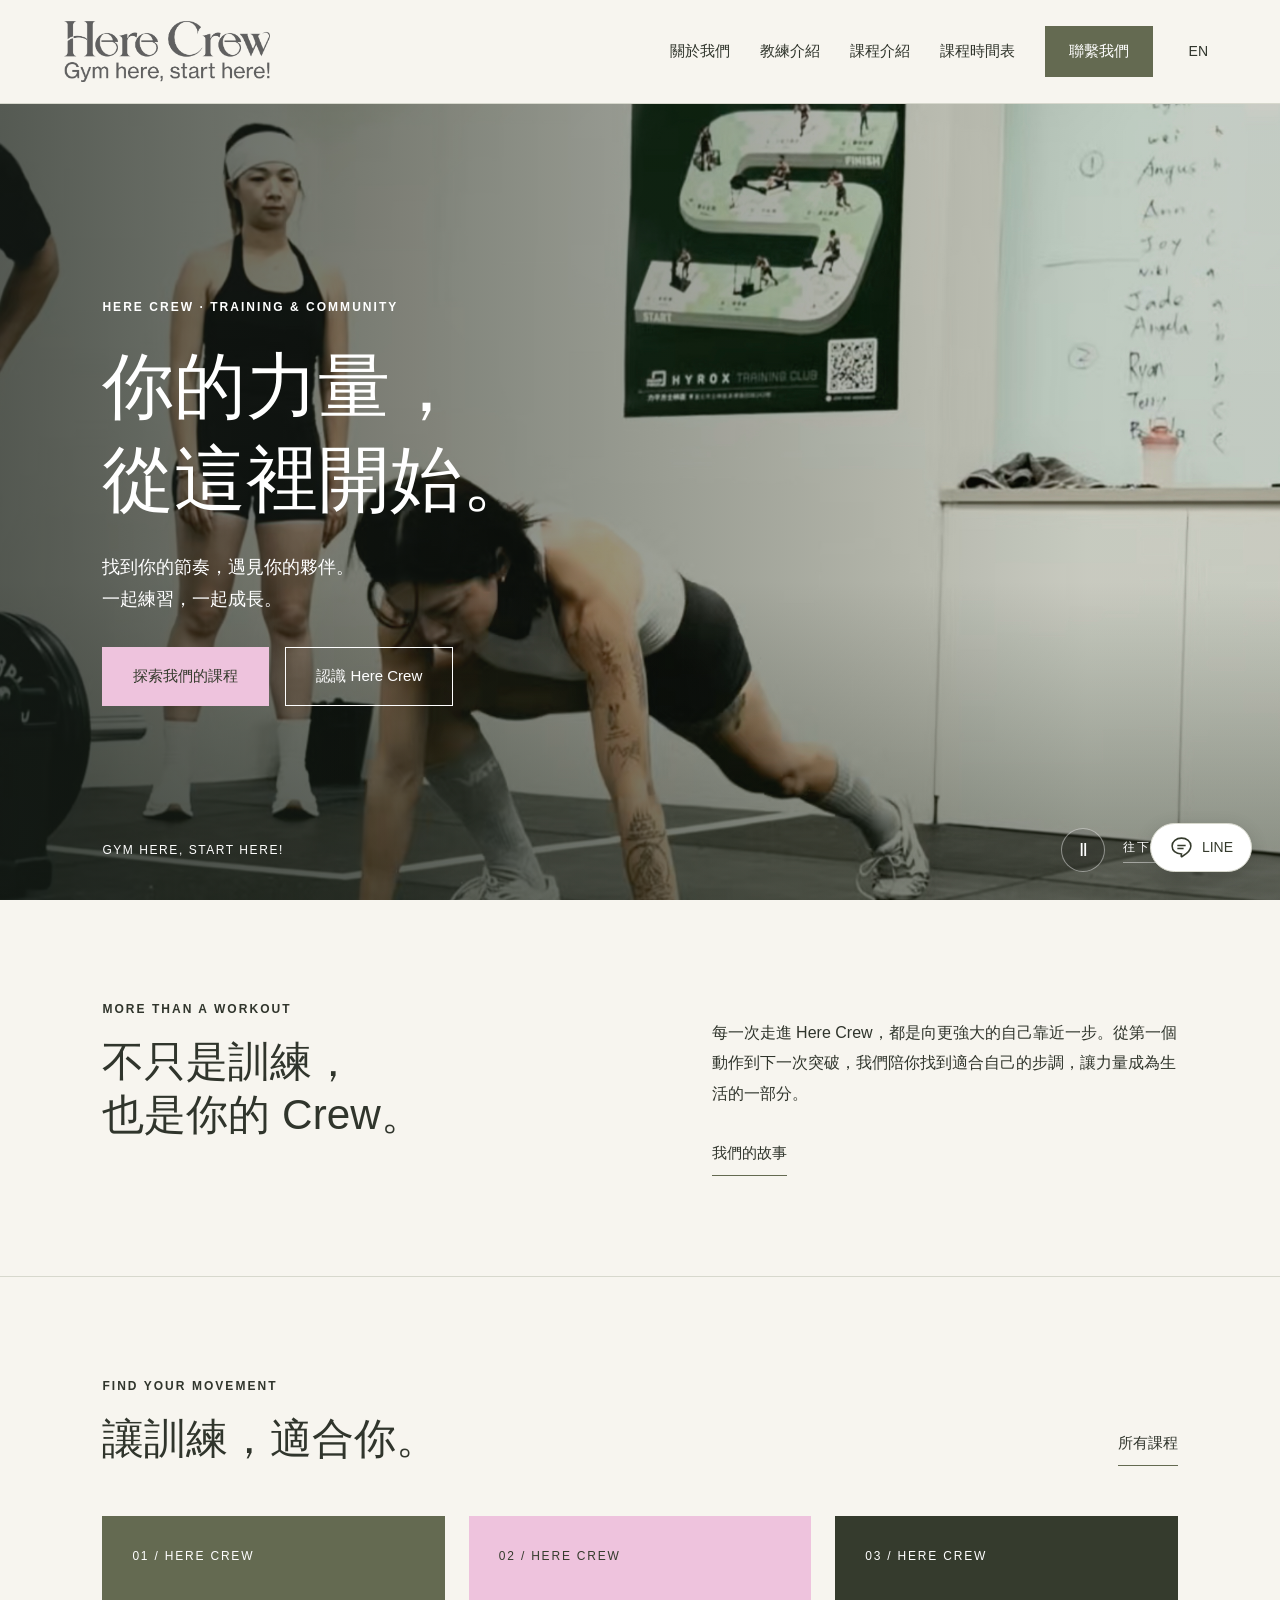
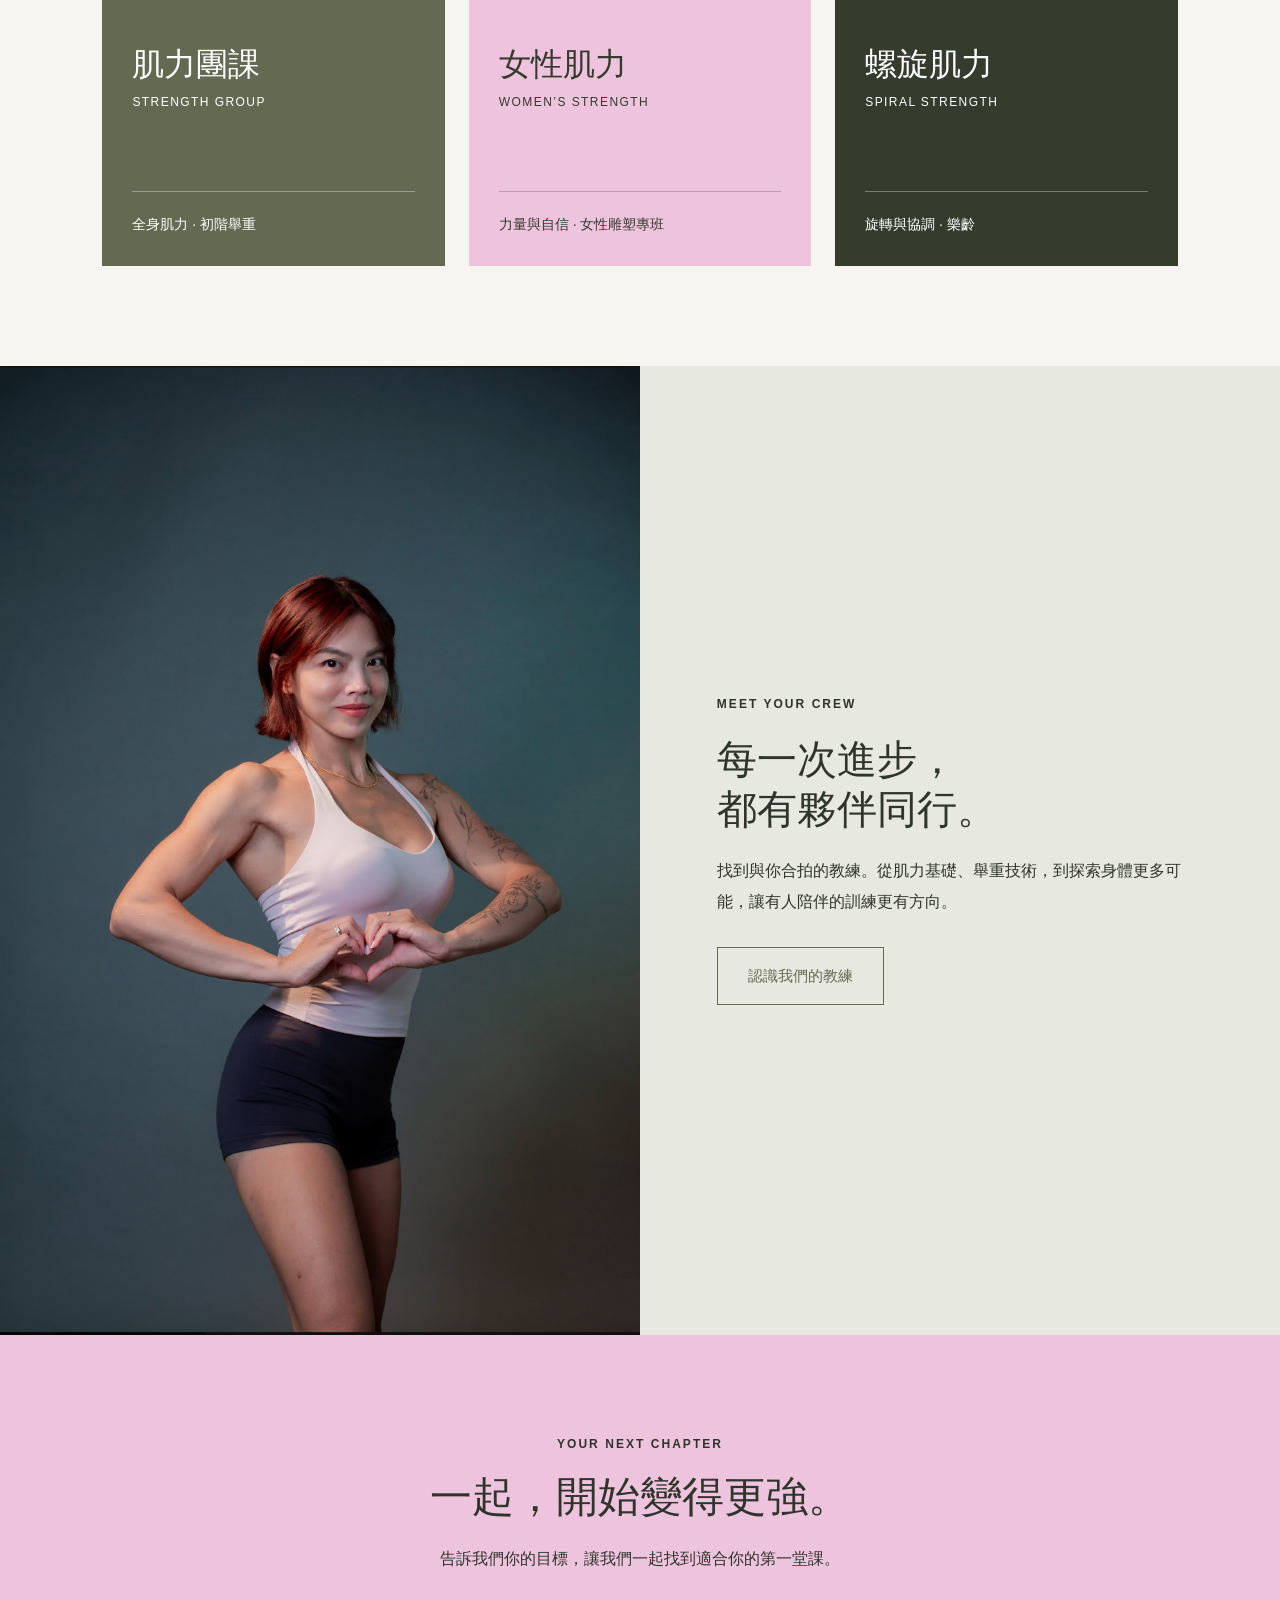
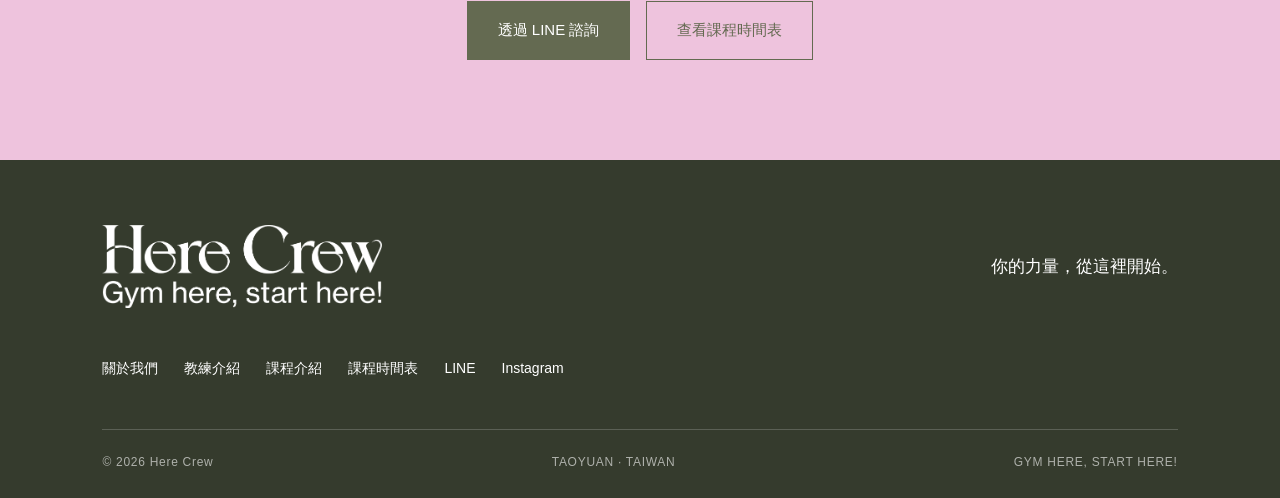
<file: index.html>
<!doctype html>
<html lang="zh-Hant"><head><meta charset="UTF-8"><meta name="viewport" content="width=device-width, initial-scale=1"><meta name="theme-color" content="#646a51"><title>Here Crew｜你的力量，從這裡開始</title><meta name="description" content="Here Crew 桃園健身工作室。探索肌力團課、女性肌力、舉重與健力課程，認識你的教練，查看每週課表。Gym here, start here!"><meta property="og:title" content="Here Crew｜你的力量，從這裡開始"><meta property="og:description" content="Find your strength. Find your crew. Here Crew 中英文健身網站。"><link rel="icon" type="image/svg+xml" href="data:image/svg+xml,%3Csvg xmlns='http://www.w3.org/2000/svg' viewBox='0 0 64 64'%3E%3Crect width='64' height='64' rx='12' fill='%23646a51'/%3E%3Ctext x='32' y='47' text-anchor='middle' font-family='Georgia,serif' font-size='48' fill='%23eec3dd'%3EH%3C/text%3E%3C/svg%3E"><link rel="stylesheet" href="./style.css"><link rel="preload" href="./assets/logo.png" as="image"><script src="./app.js" defer></script></head><body><a class="skip-link" href="#main">跳至內容 / Skip to content</a><div id="app"></div><noscript><main><h1>Here Crew</h1><p>Gym here, start here!</p><p>請開啟 JavaScript 瀏覽中英文課程與課表。Enable JavaScript to browse our bilingual classes and schedule.</p><a href="https://lin.ee/zuGWiFP">LINE</a> · <a href="https://www.instagram.com/herecrewgym/">Instagram</a></main></noscript></body></html>
</file>
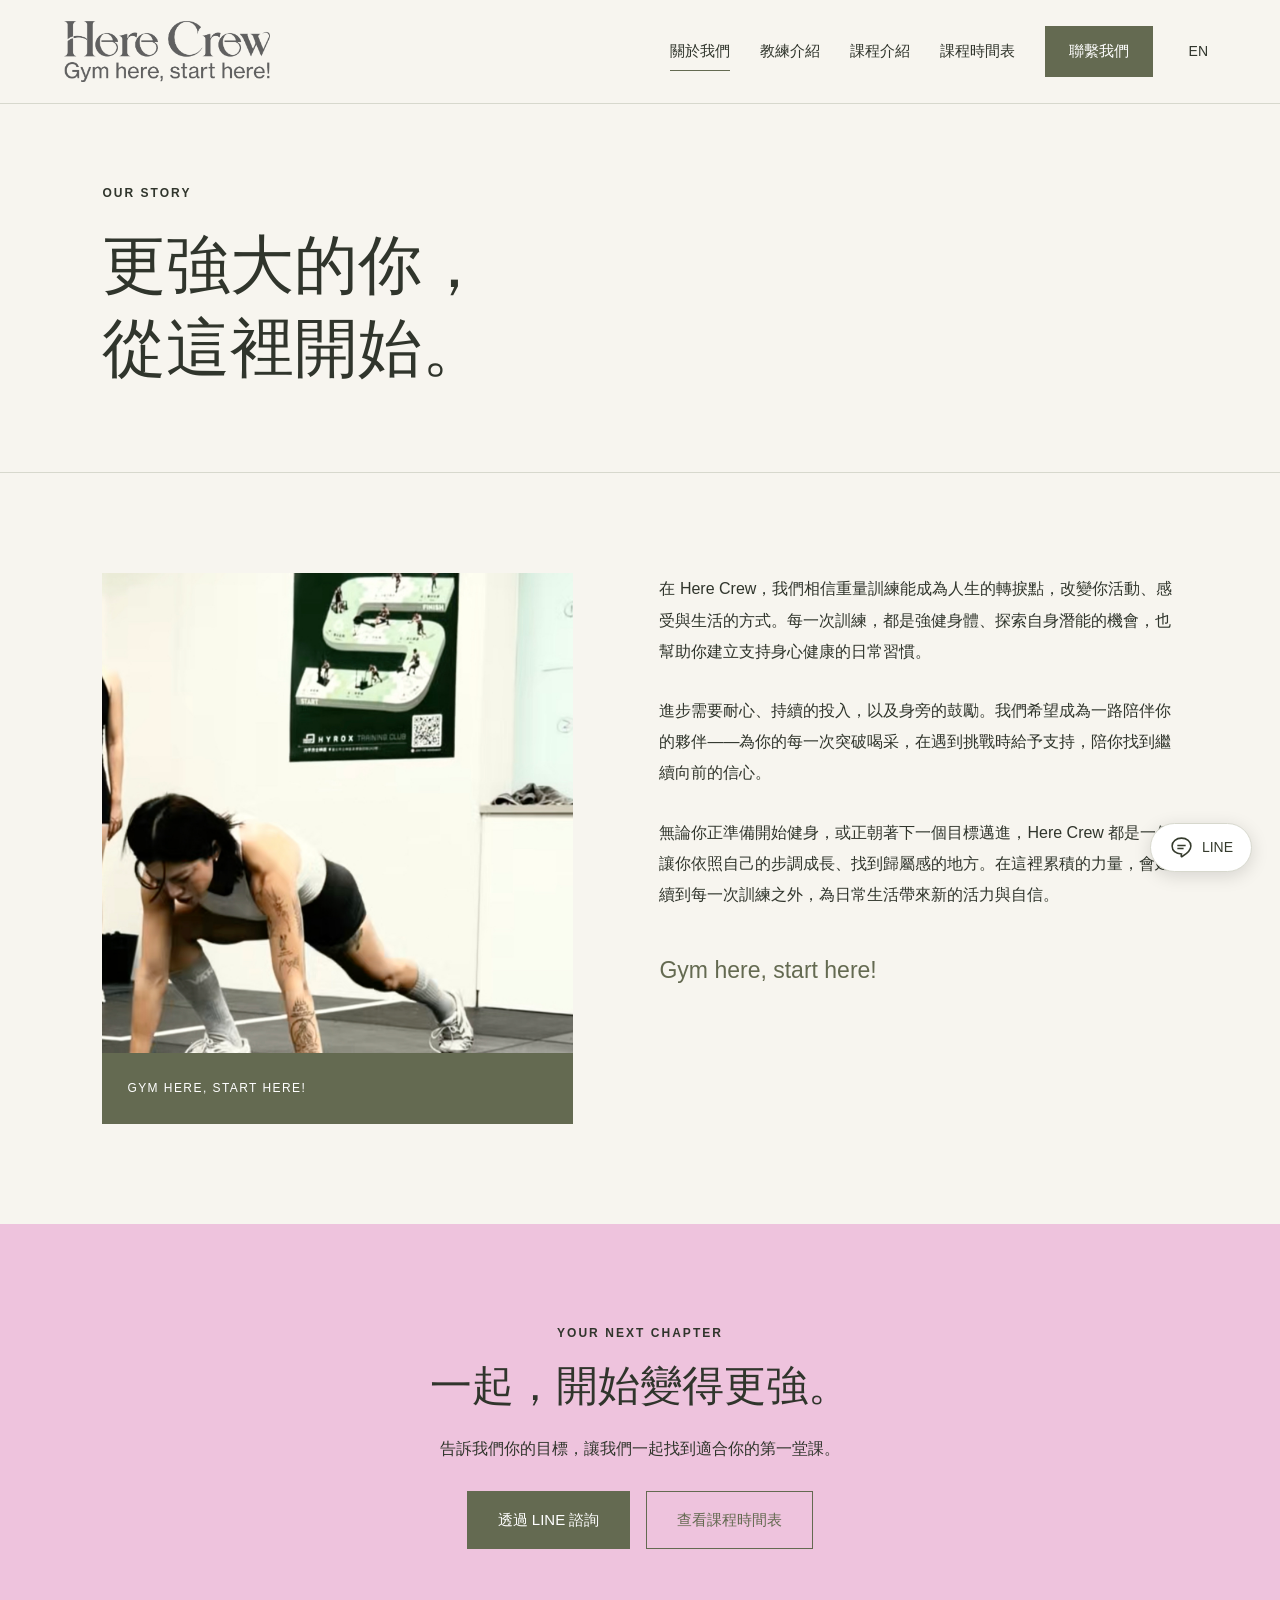
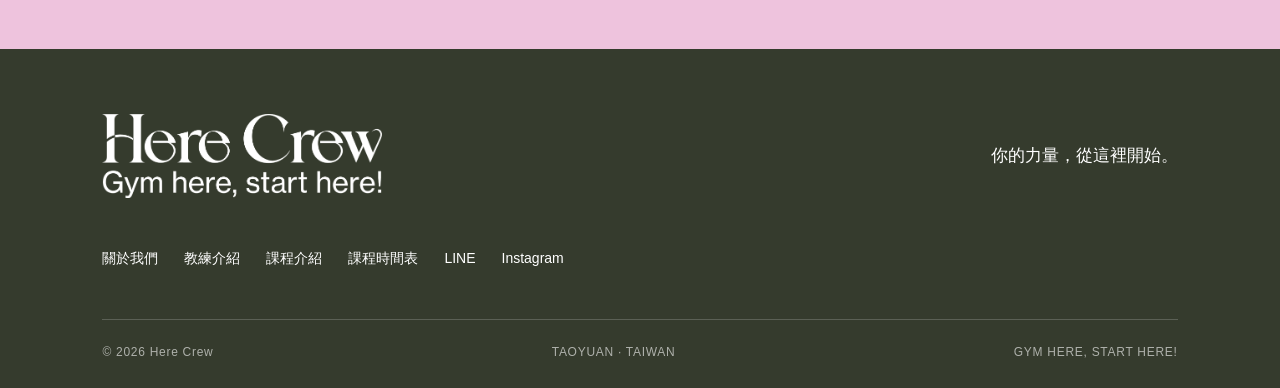
<file: about/index.html>
<!doctype html>
<html lang="zh-Hant"><head><meta charset="UTF-8"><meta name="viewport" content="width=device-width, initial-scale=1"><meta name="theme-color" content="#646a51"><title>關於我們 · Here Crew</title><meta name="description" content="Here Crew 桃園健身工作室。探索肌力團課、女性肌力、舉重與健力課程，認識你的教練，查看每週課表。Gym here, start here!"><meta property="og:title" content="關於我們 · Here Crew"><meta property="og:description" content="Find your strength. Find your crew. Here Crew 中英文健身網站。"><link rel="icon" type="image/svg+xml" href="data:image/svg+xml,%3Csvg xmlns='http://www.w3.org/2000/svg' viewBox='0 0 64 64'%3E%3Crect width='64' height='64' rx='12' fill='%23646a51'/%3E%3Ctext x='32' y='47' text-anchor='middle' font-family='Georgia,serif' font-size='48' fill='%23eec3dd'%3EH%3C/text%3E%3C/svg%3E"><link rel="stylesheet" href="../style.css"><link rel="preload" href="../assets/logo.png" as="image"><script src="../app.js" defer></script></head><body><a class="skip-link" href="#main">跳至內容 / Skip to content</a><div id="app"></div><noscript><main><h1>Here Crew</h1><p>Gym here, start here!</p><p>請開啟 JavaScript 瀏覽中英文課程與課表。Enable JavaScript to browse our bilingual classes and schedule.</p><a href="https://lin.ee/zuGWiFP">LINE</a> · <a href="https://www.instagram.com/herecrewgym/">Instagram</a></main></noscript></body></html>
</file>
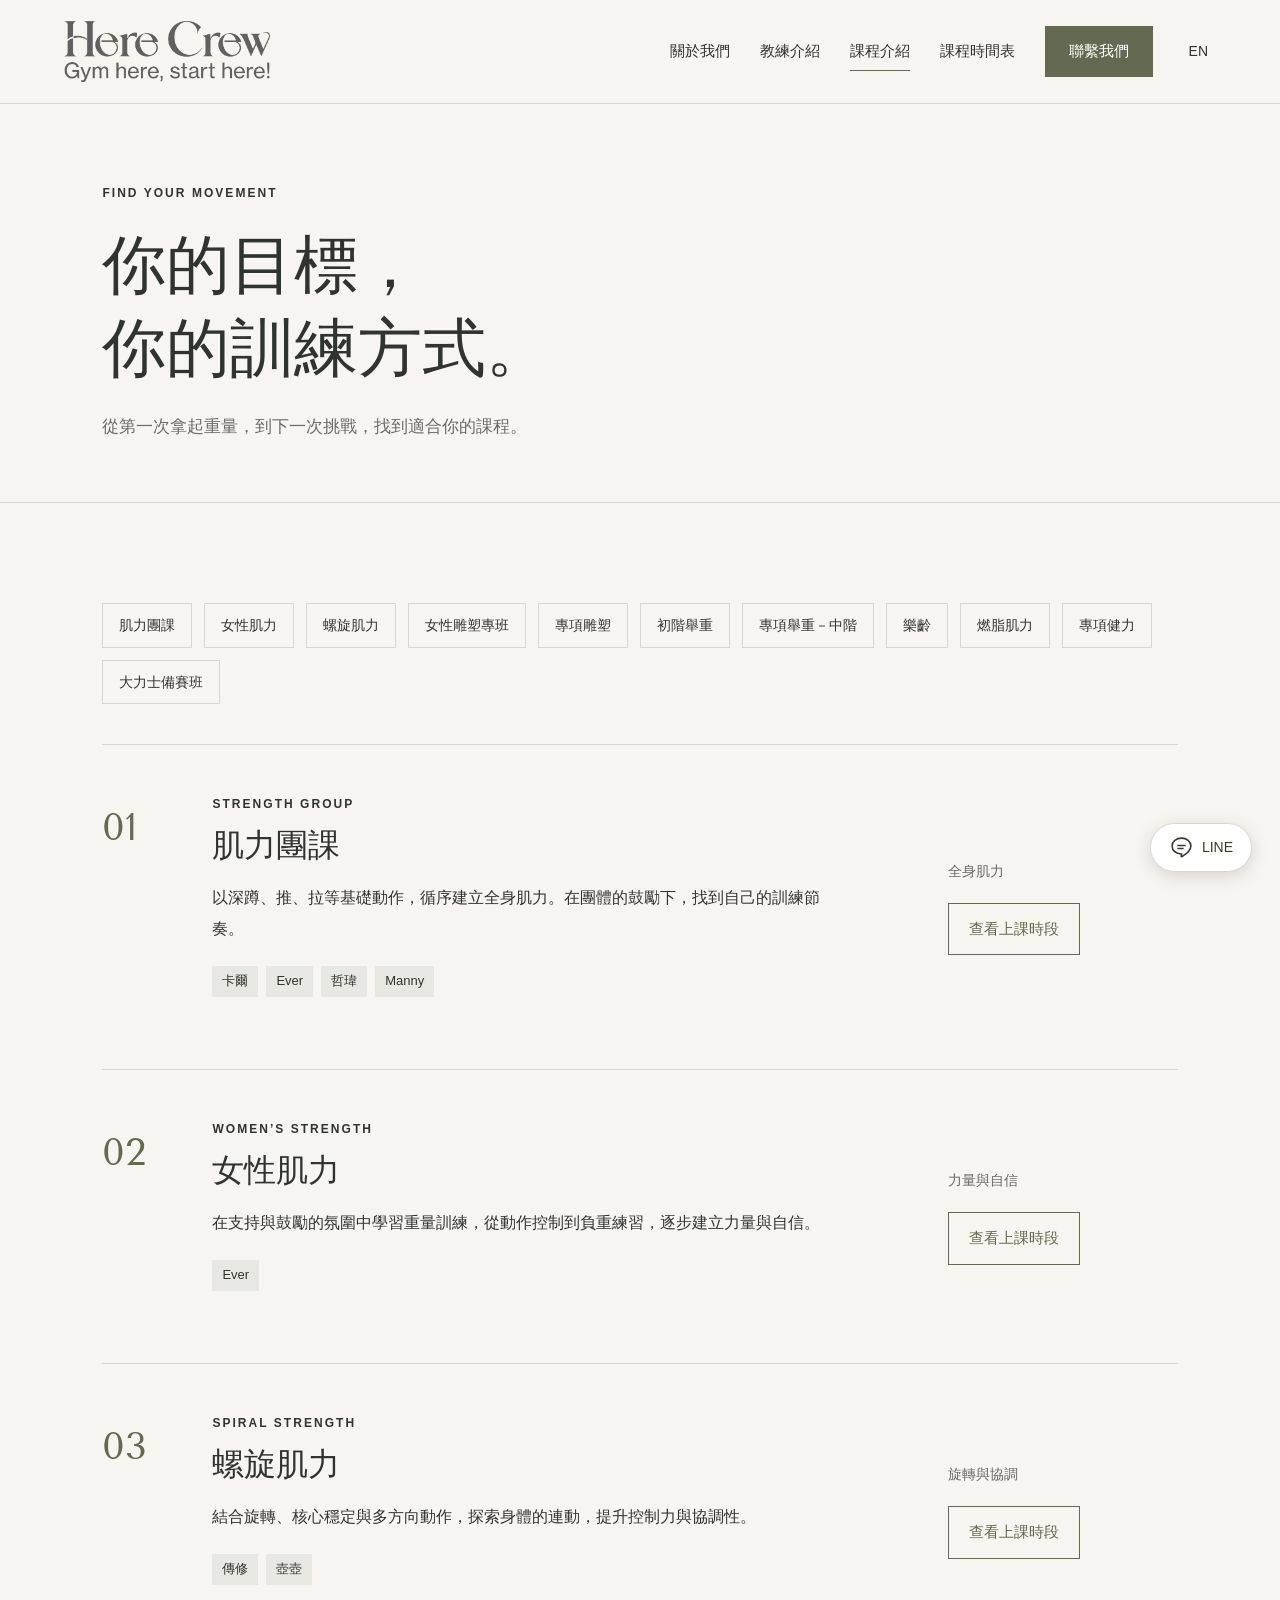
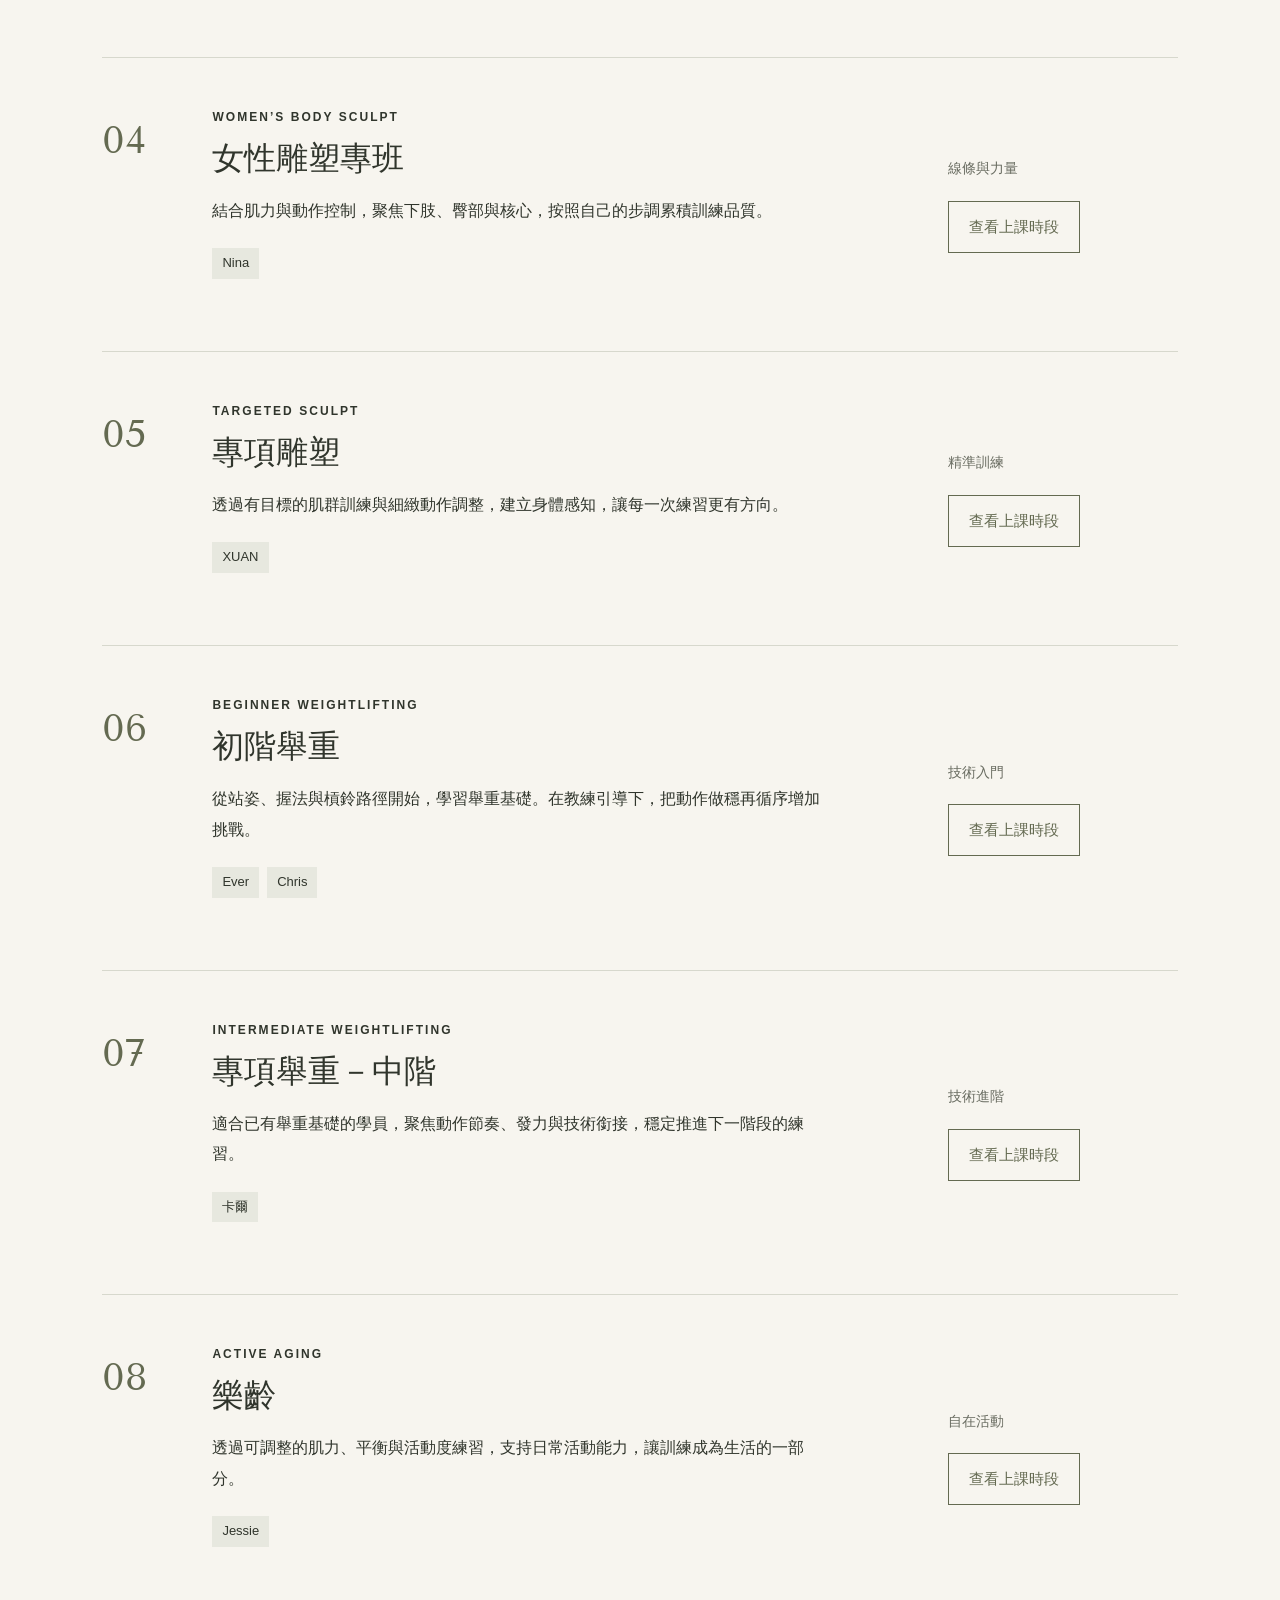
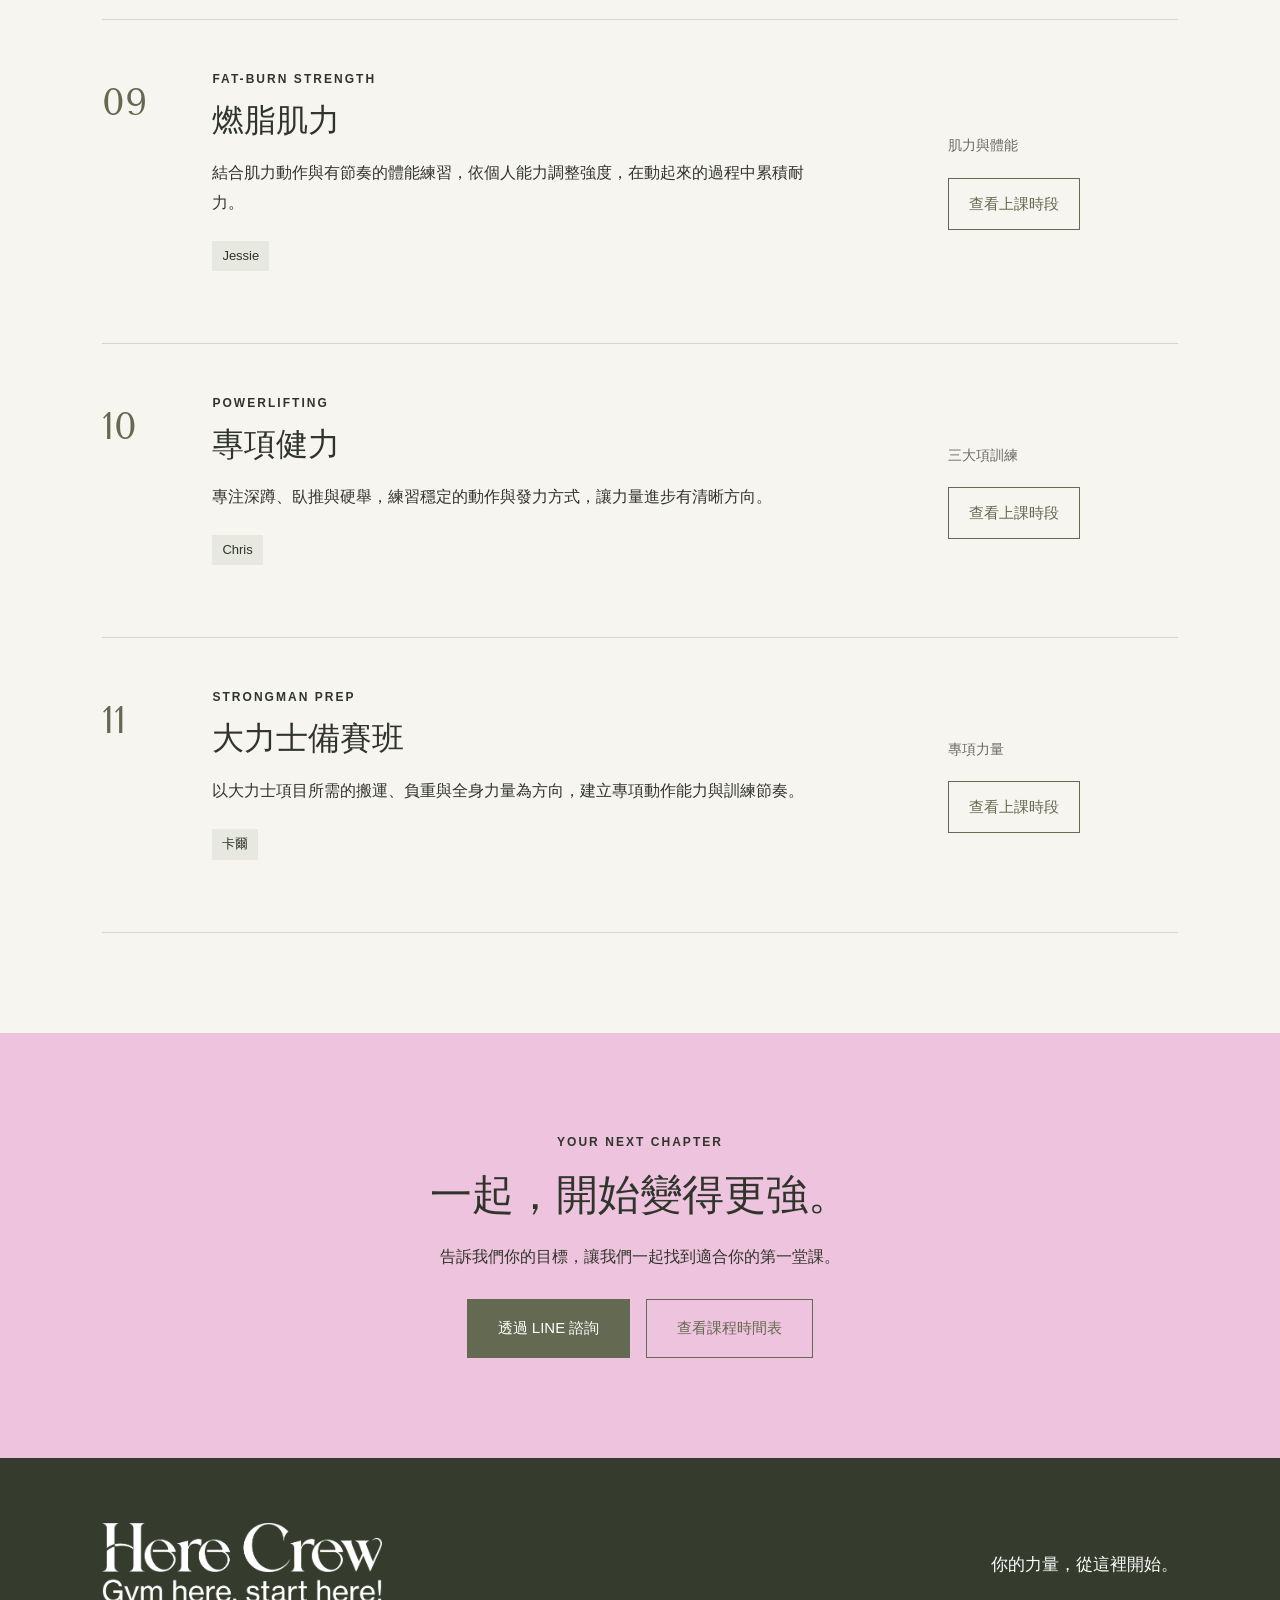
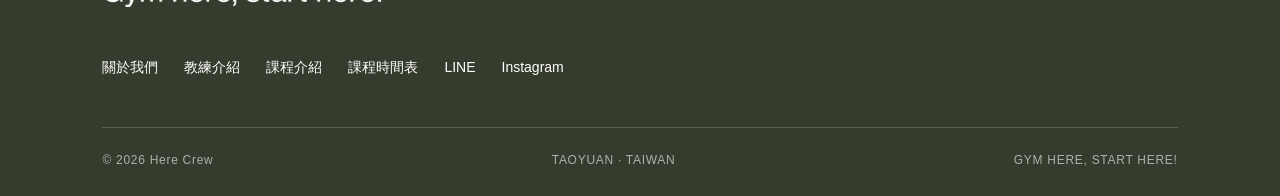
<file: classes/index.html>
<!doctype html>
<html lang="zh-Hant"><head><meta charset="UTF-8"><meta name="viewport" content="width=device-width, initial-scale=1"><meta name="theme-color" content="#646a51"><title>課程介紹 · Here Crew</title><meta name="description" content="Here Crew 桃園健身工作室。探索肌力團課、女性肌力、舉重與健力課程，認識你的教練，查看每週課表。Gym here, start here!"><meta property="og:title" content="課程介紹 · Here Crew"><meta property="og:description" content="Find your strength. Find your crew. Here Crew 中英文健身網站。"><link rel="icon" type="image/svg+xml" href="data:image/svg+xml,%3Csvg xmlns='http://www.w3.org/2000/svg' viewBox='0 0 64 64'%3E%3Crect width='64' height='64' rx='12' fill='%23646a51'/%3E%3Ctext x='32' y='47' text-anchor='middle' font-family='Georgia,serif' font-size='48' fill='%23eec3dd'%3EH%3C/text%3E%3C/svg%3E"><link rel="stylesheet" href="../style.css"><link rel="preload" href="../assets/logo.png" as="image"><script src="../app.js" defer></script></head><body><a class="skip-link" href="#main">跳至內容 / Skip to content</a><div id="app"></div><noscript><main><h1>Here Crew</h1><p>Gym here, start here!</p><p>請開啟 JavaScript 瀏覽中英文課程與課表。Enable JavaScript to browse our bilingual classes and schedule.</p><a href="https://lin.ee/zuGWiFP">LINE</a> · <a href="https://www.instagram.com/herecrewgym/">Instagram</a></main></noscript></body></html>
</file>
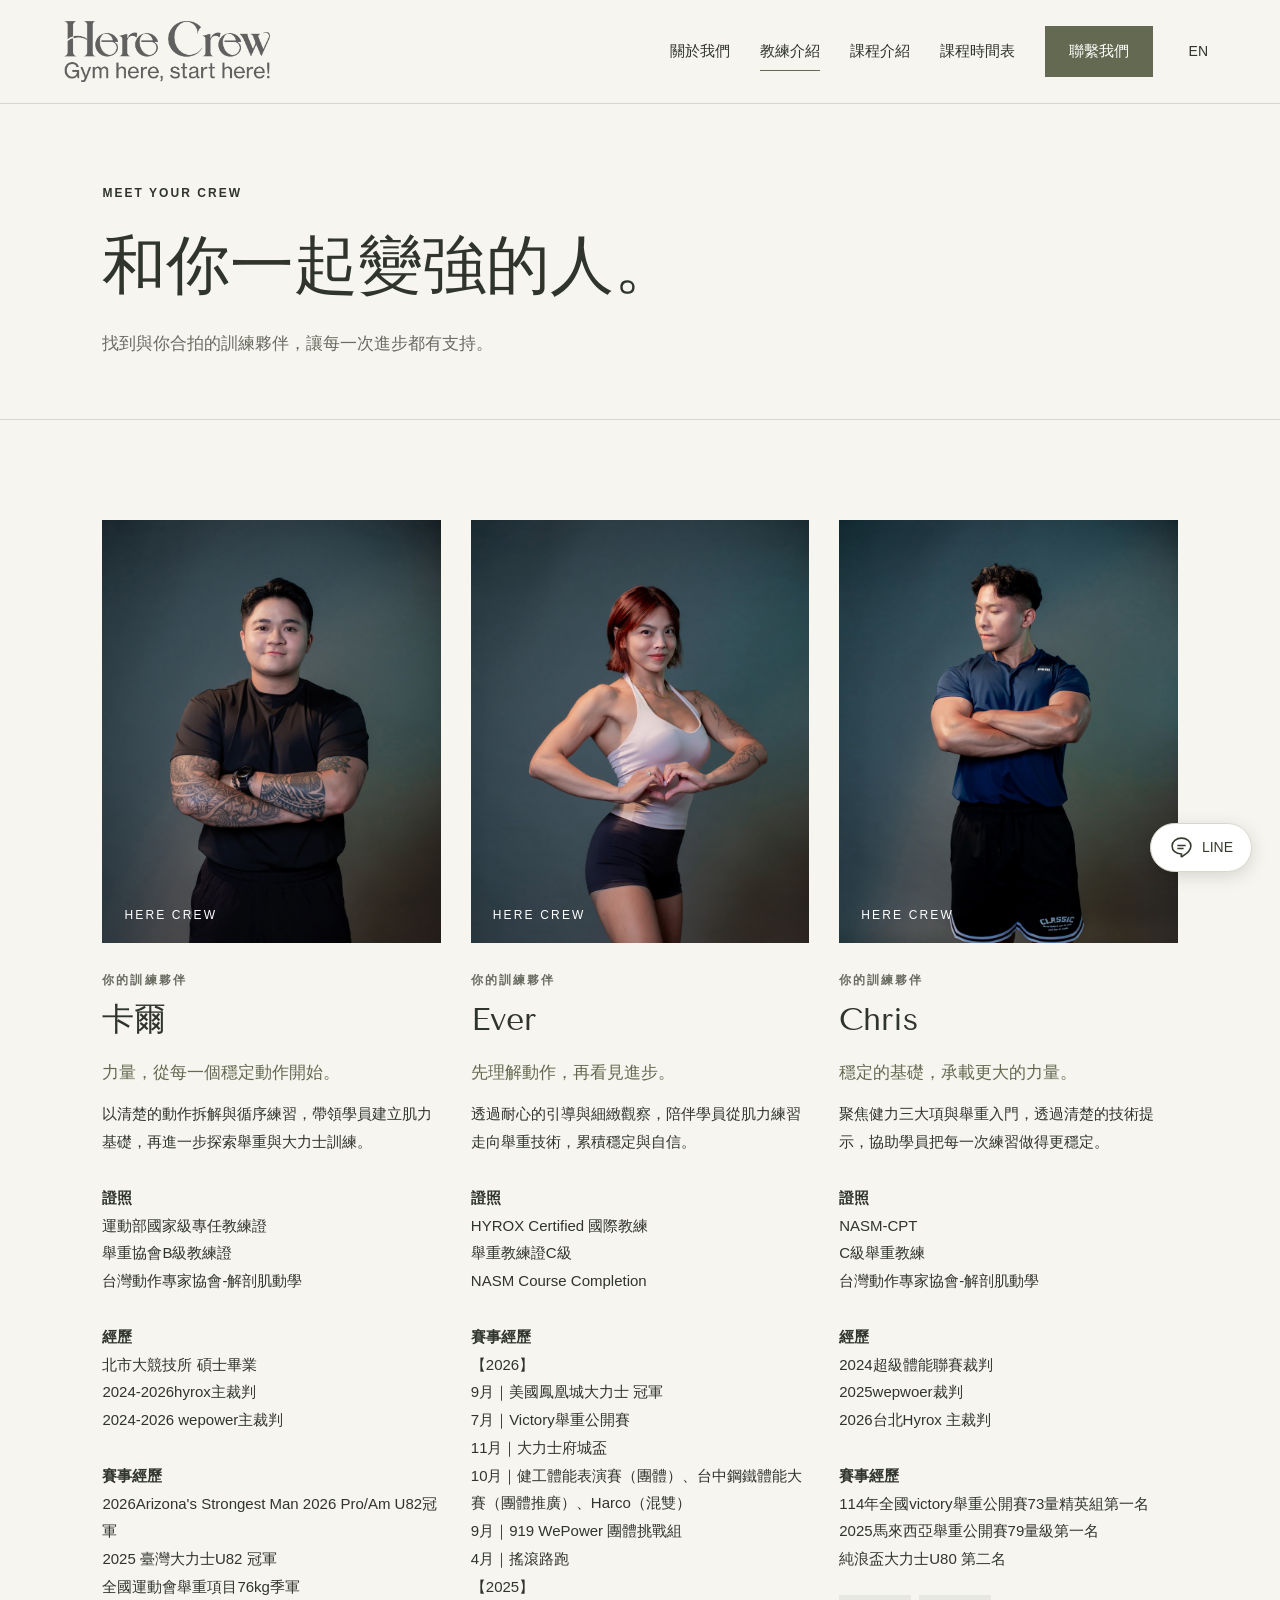
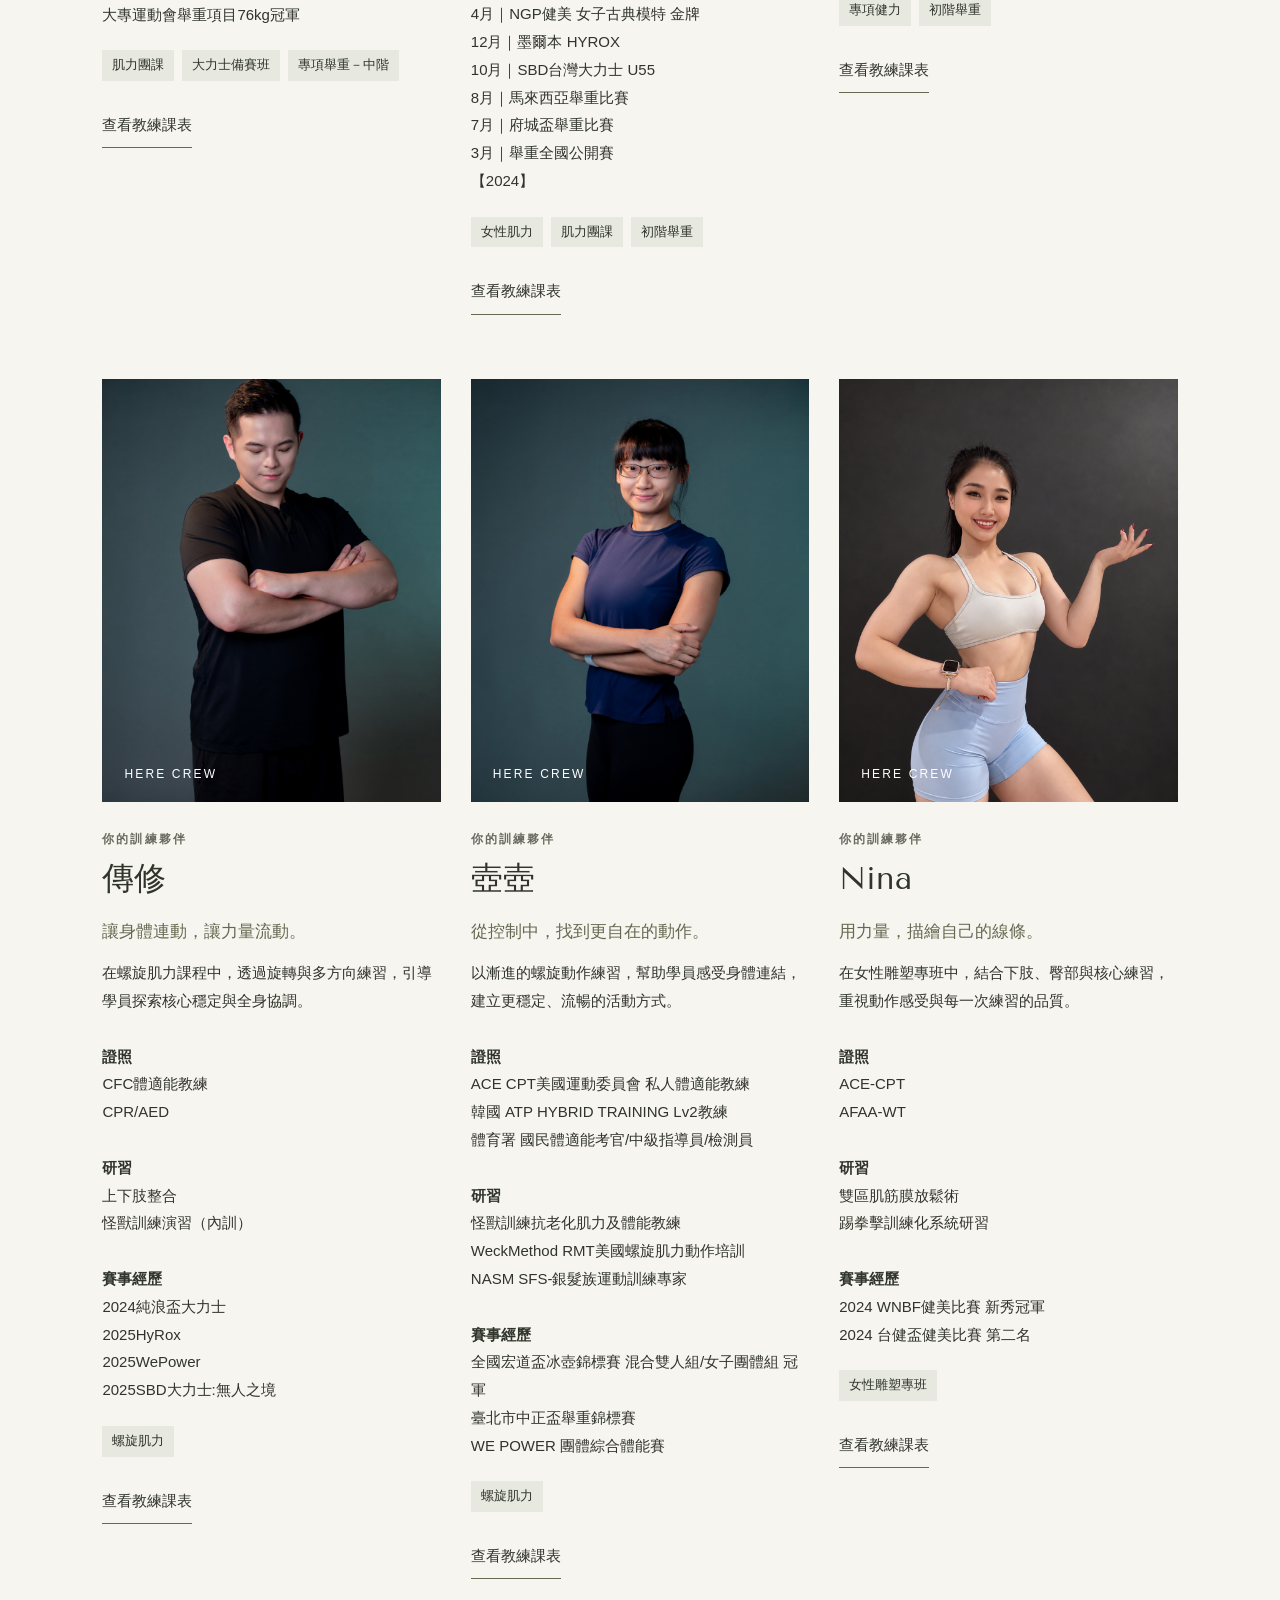
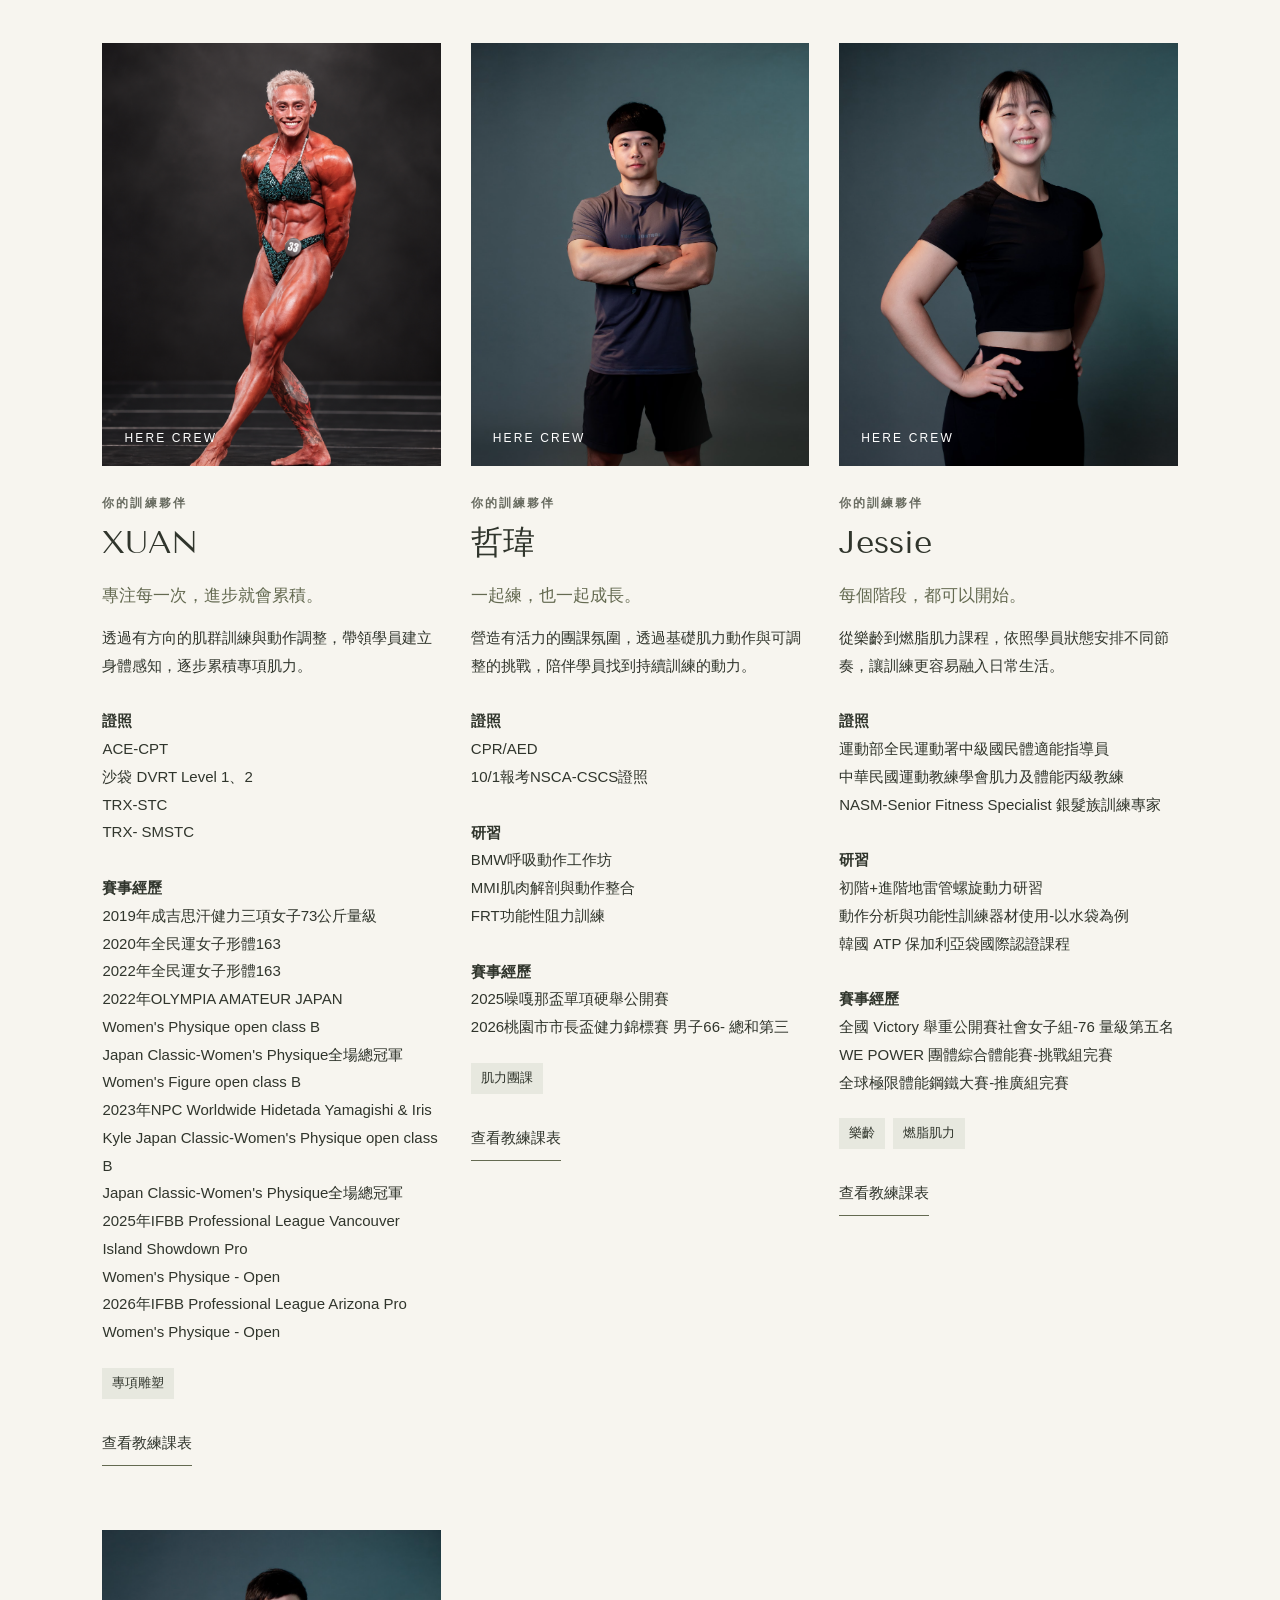
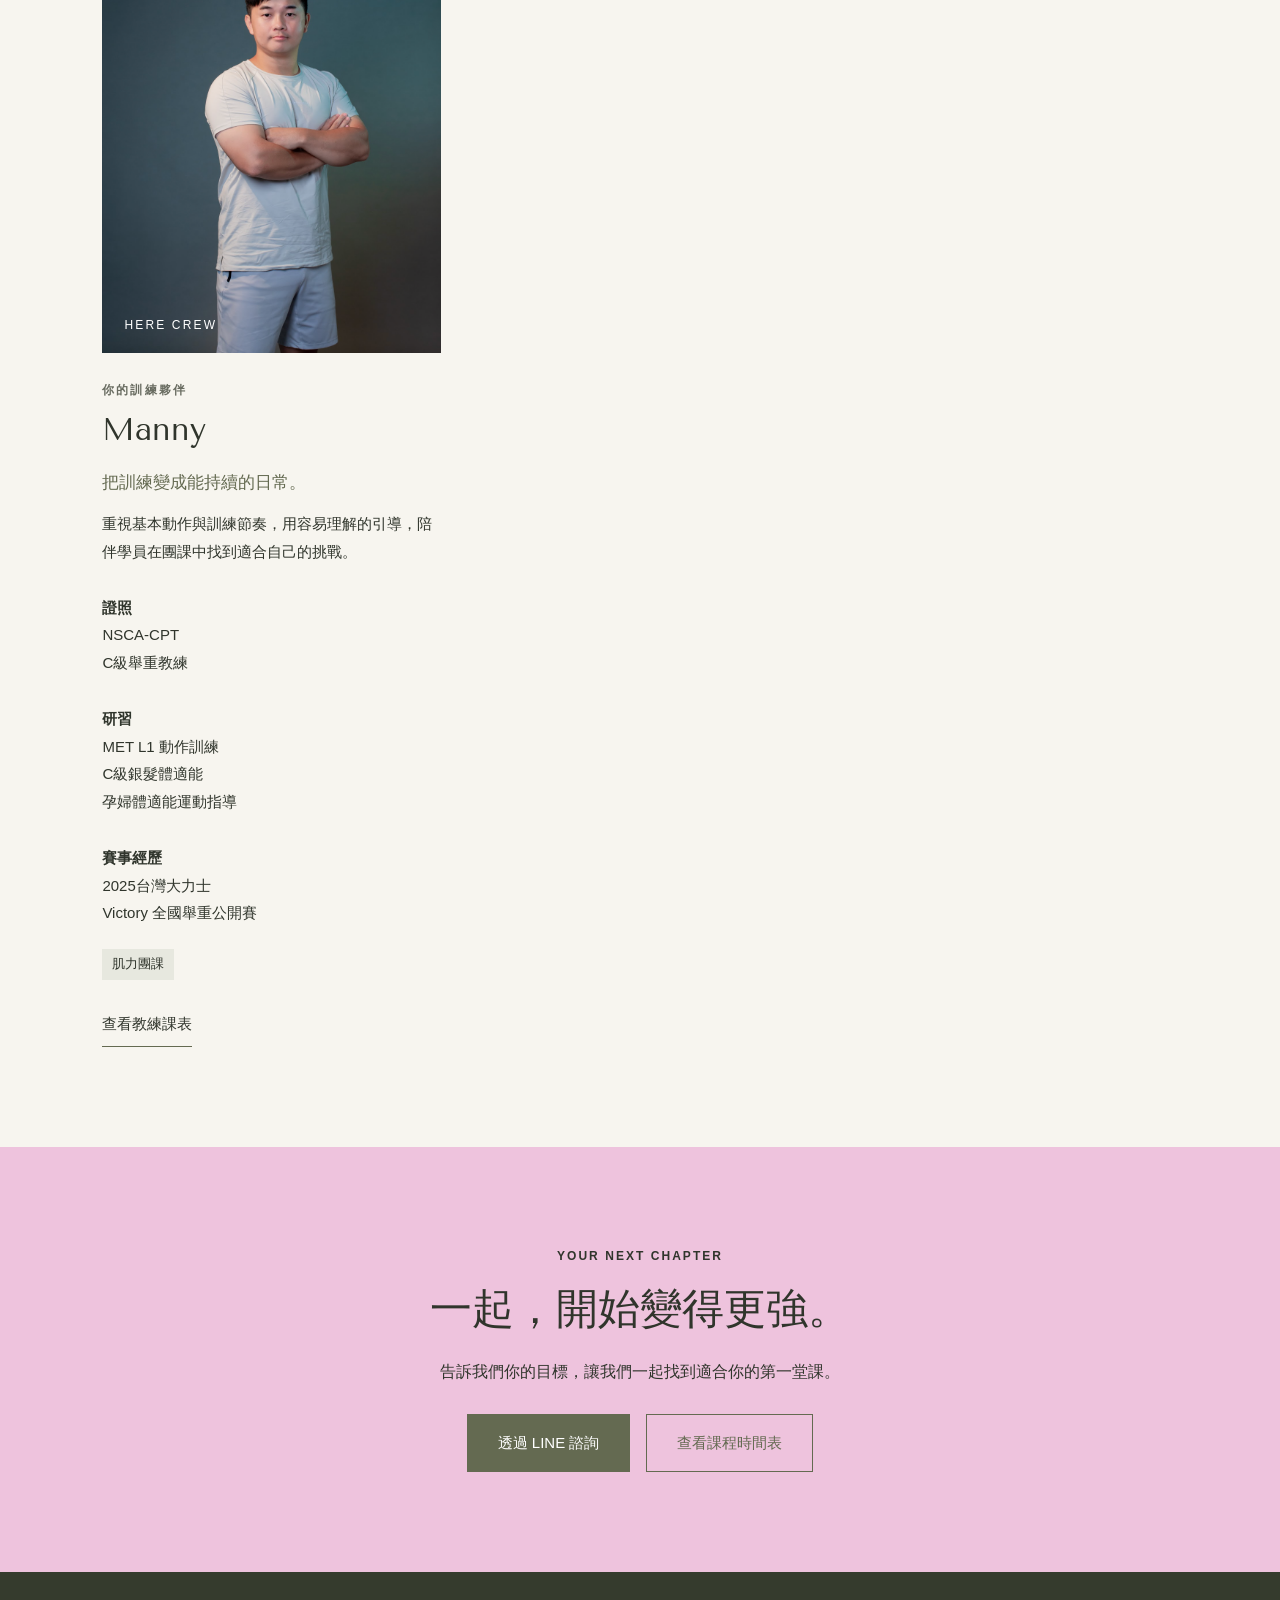
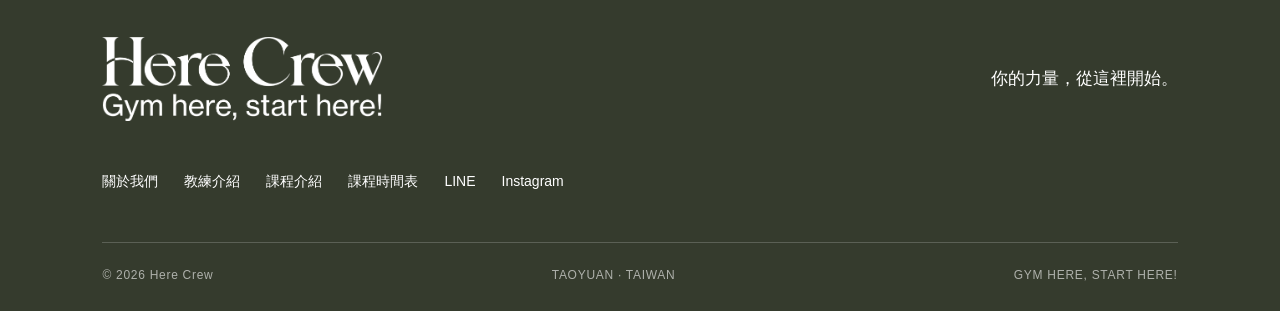
<file: coaches/index.html>
<!doctype html>
<html lang="zh-Hant"><head><meta charset="UTF-8"><meta name="viewport" content="width=device-width, initial-scale=1"><meta name="theme-color" content="#646a51"><title>教練介紹 · Here Crew</title><meta name="description" content="Here Crew 桃園健身工作室。探索肌力團課、女性肌力、舉重與健力課程，認識你的教練，查看每週課表。Gym here, start here!"><meta property="og:title" content="教練介紹 · Here Crew"><meta property="og:description" content="Find your strength. Find your crew. Here Crew 中英文健身網站。"><link rel="icon" type="image/svg+xml" href="data:image/svg+xml,%3Csvg xmlns='http://www.w3.org/2000/svg' viewBox='0 0 64 64'%3E%3Crect width='64' height='64' rx='12' fill='%23646a51'/%3E%3Ctext x='32' y='47' text-anchor='middle' font-family='Georgia,serif' font-size='48' fill='%23eec3dd'%3EH%3C/text%3E%3C/svg%3E"><link rel="stylesheet" href="../style.css"><link rel="preload" href="../assets/logo.png" as="image"><script src="../app.js" defer></script></head><body><a class="skip-link" href="#main">跳至內容 / Skip to content</a><div id="app"></div><noscript><main><h1>Here Crew</h1><p>Gym here, start here!</p><p>請開啟 JavaScript 瀏覽中英文課程與課表。Enable JavaScript to browse our bilingual classes and schedule.</p><a href="https://lin.ee/zuGWiFP">LINE</a> · <a href="https://www.instagram.com/herecrewgym/">Instagram</a></main></noscript></body></html>
</file>
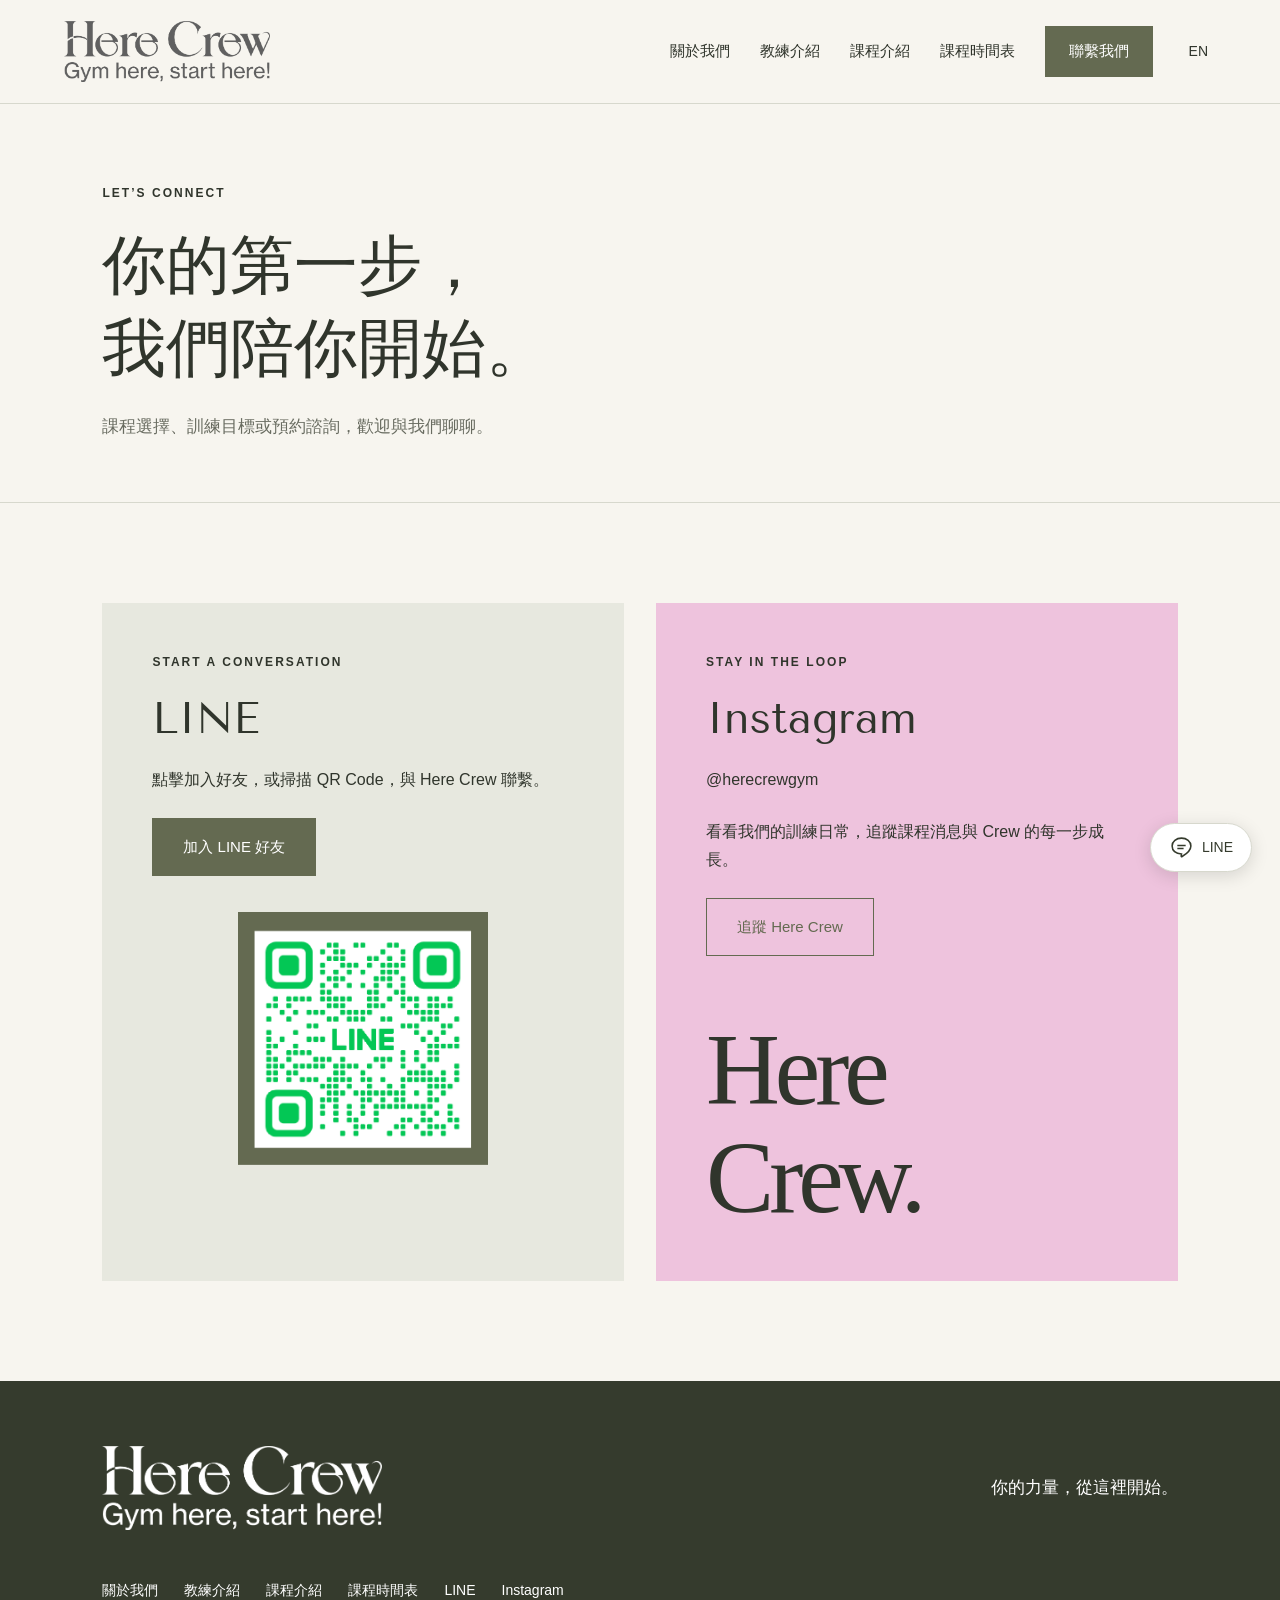
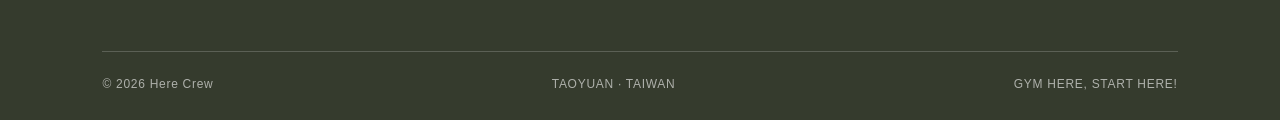
<file: contact/index.html>
<!doctype html>
<html lang="zh-Hant"><head><meta charset="UTF-8"><meta name="viewport" content="width=device-width, initial-scale=1"><meta name="theme-color" content="#646a51"><title>聯繫我們 · Here Crew</title><meta name="description" content="Here Crew 桃園健身工作室。探索肌力團課、女性肌力、舉重與健力課程，認識你的教練，查看每週課表。Gym here, start here!"><meta property="og:title" content="聯繫我們 · Here Crew"><meta property="og:description" content="Find your strength. Find your crew. Here Crew 中英文健身網站。"><link rel="icon" type="image/svg+xml" href="data:image/svg+xml,%3Csvg xmlns='http://www.w3.org/2000/svg' viewBox='0 0 64 64'%3E%3Crect width='64' height='64' rx='12' fill='%23646a51'/%3E%3Ctext x='32' y='47' text-anchor='middle' font-family='Georgia,serif' font-size='48' fill='%23eec3dd'%3EH%3C/text%3E%3C/svg%3E"><link rel="stylesheet" href="../style.css"><link rel="preload" href="../assets/logo.png" as="image"><script src="../app.js" defer></script></head><body><a class="skip-link" href="#main">跳至內容 / Skip to content</a><div id="app"></div><noscript><main><h1>Here Crew</h1><p>Gym here, start here!</p><p>請開啟 JavaScript 瀏覽中英文課程與課表。Enable JavaScript to browse our bilingual classes and schedule.</p><a href="https://lin.ee/zuGWiFP">LINE</a> · <a href="https://www.instagram.com/herecrewgym/">Instagram</a></main></noscript></body></html>
</file>
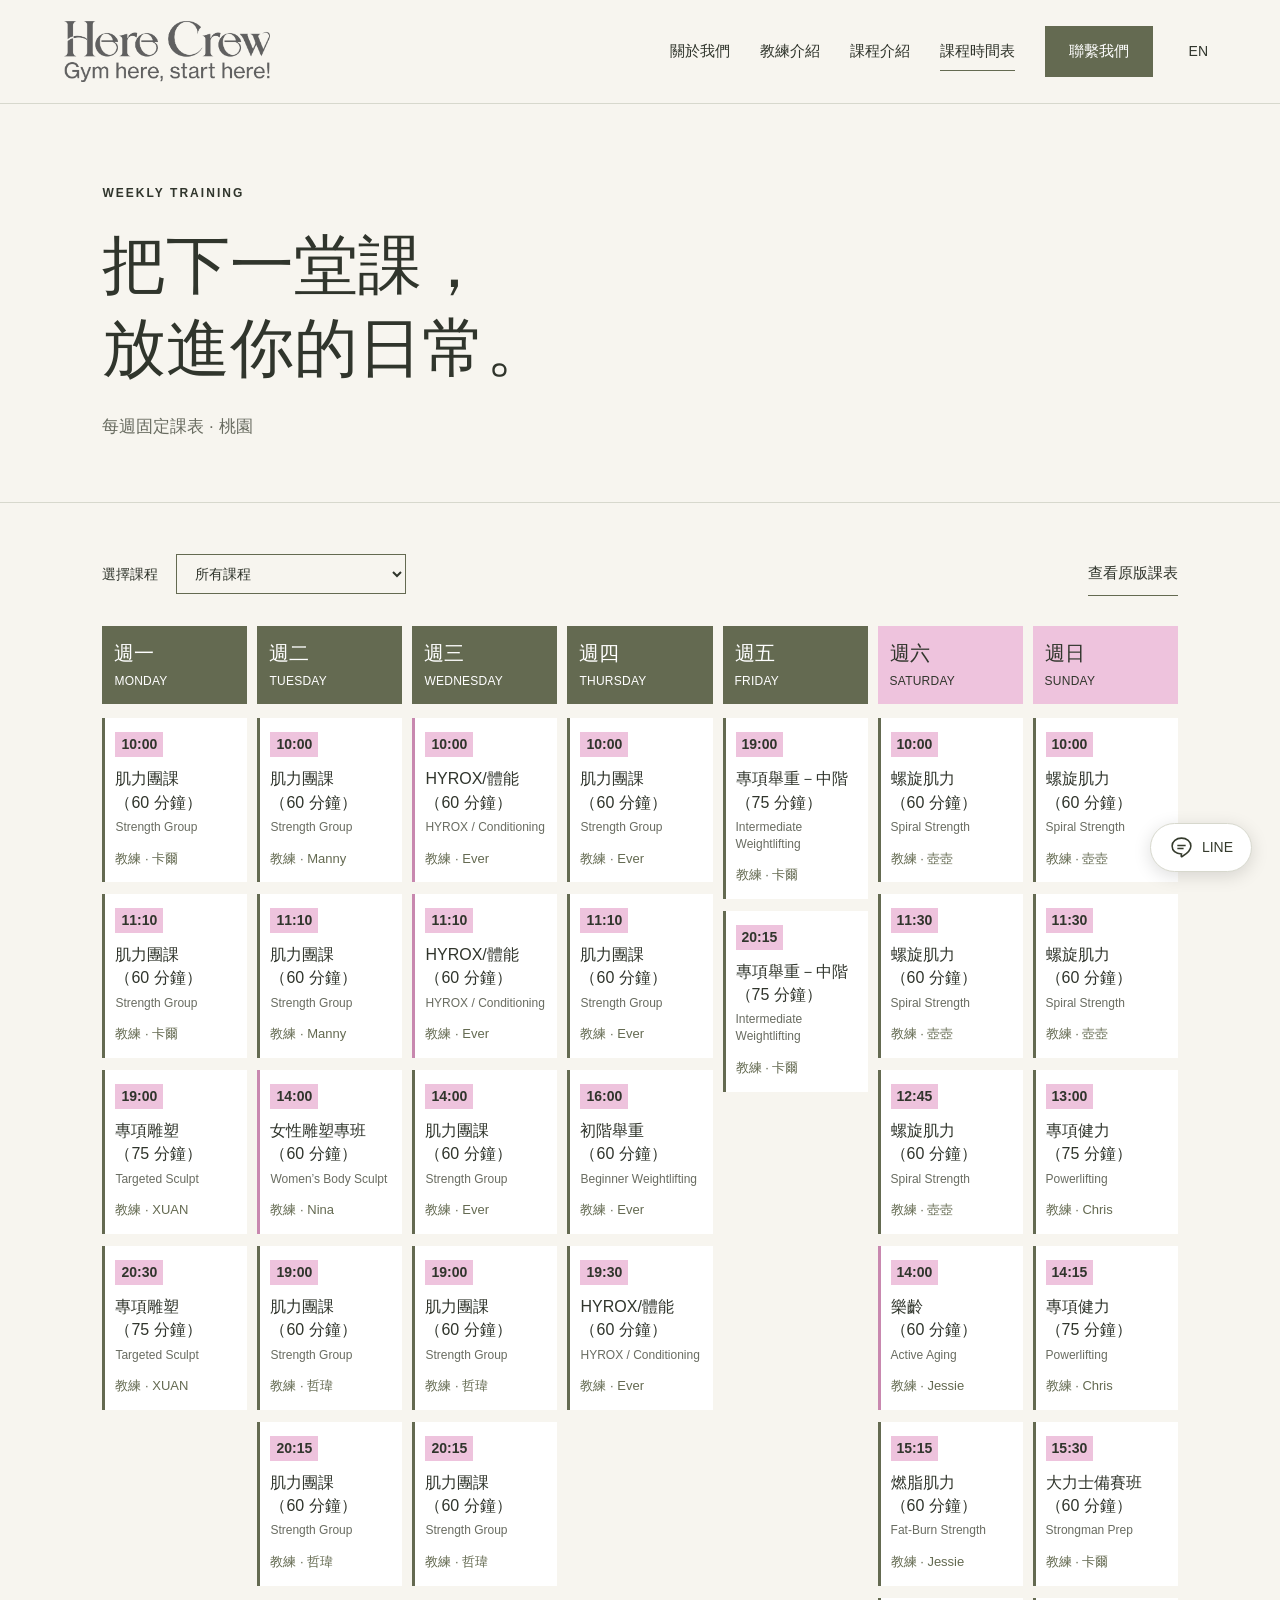
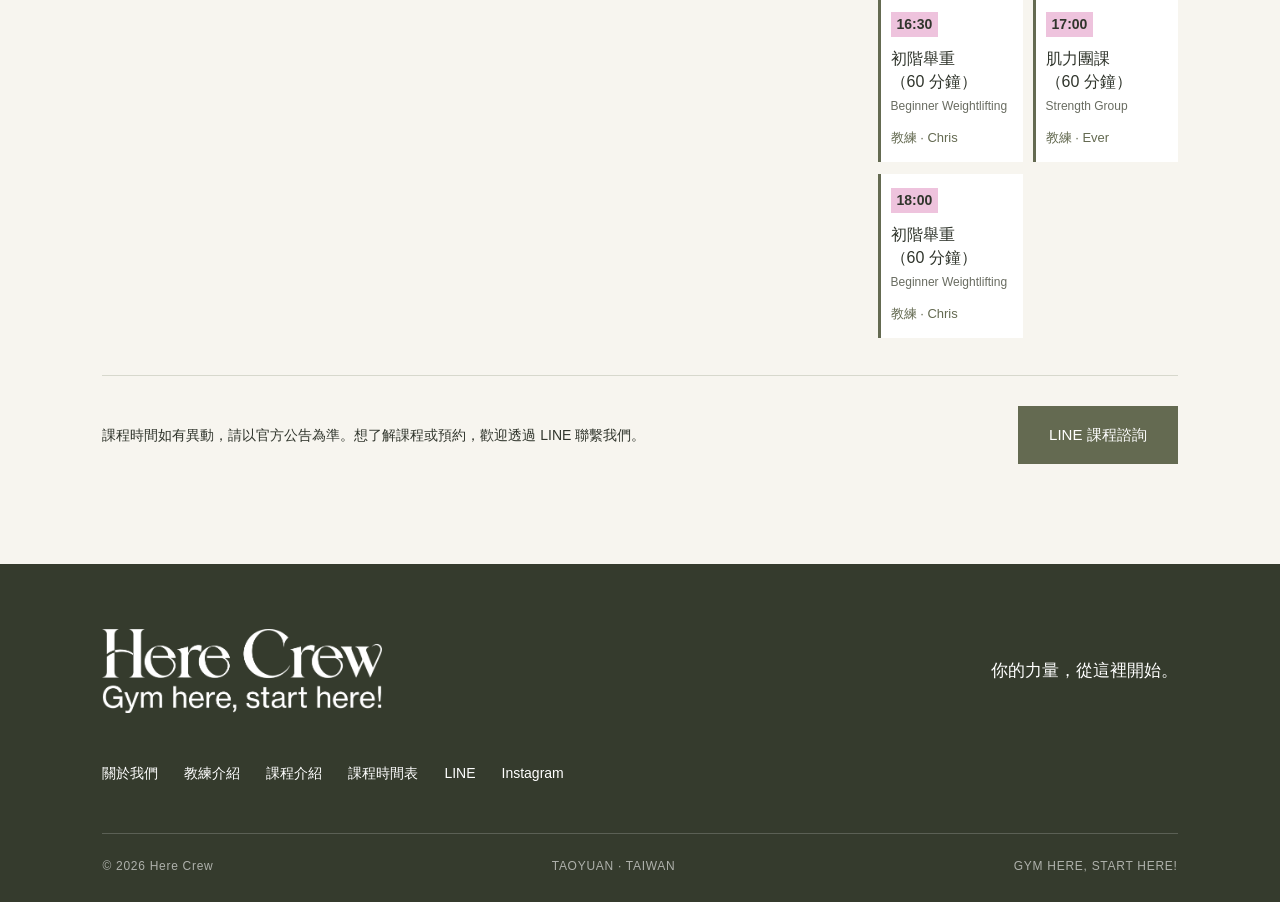
<file: schedule/index.html>
<!doctype html>
<html lang="zh-Hant"><head><meta charset="UTF-8"><meta name="viewport" content="width=device-width, initial-scale=1"><meta name="theme-color" content="#646a51"><title>課程時間表 · Here Crew</title><meta name="description" content="Here Crew 桃園健身工作室。探索肌力團課、女性肌力、舉重與健力課程，認識你的教練，查看每週課表。Gym here, start here!"><meta property="og:title" content="課程時間表 · Here Crew"><meta property="og:description" content="Find your strength. Find your crew. Here Crew 中英文健身網站。"><link rel="icon" type="image/svg+xml" href="data:image/svg+xml,%3Csvg xmlns='http://www.w3.org/2000/svg' viewBox='0 0 64 64'%3E%3Crect width='64' height='64' rx='12' fill='%23646a51'/%3E%3Ctext x='32' y='47' text-anchor='middle' font-family='Georgia,serif' font-size='48' fill='%23eec3dd'%3EH%3C/text%3E%3C/svg%3E"><link rel="stylesheet" href="../style.css"><link rel="preload" href="../assets/logo.png" as="image"><script src="../app.js" defer></script></head><body><a class="skip-link" href="#main">跳至內容 / Skip to content</a><div id="app"></div><noscript><main><h1>Here Crew</h1><p>Gym here, start here!</p><p>請開啟 JavaScript 瀏覽中英文課程與課表。Enable JavaScript to browse our bilingual classes and schedule.</p><a href="https://lin.ee/zuGWiFP">LINE</a> · <a href="https://www.instagram.com/herecrewgym/">Instagram</a></main></noscript></body></html>
</file>
<file: style.css>
@font-face{font-family:'Tenor Sans';font-style:normal;font-weight:400;font-display:swap;src:url('assets/tenor-sans.ttf') format('truetype')}
:root{--olive:#646a51;--deep:#353b2d;--pink:#eec3dd;--paper:#f7f5ef;--ink:#30352c;--line:#d7d8cd;--muted:#696c61;--sans:Avenir,'Noto Sans TC',sans-serif;--display:'Tenor Sans',Avenir,sans-serif}
*{box-sizing:border-box}html{scroll-behavior:smooth;scroll-padding-top:115px}body{margin:0;color:var(--ink);background:var(--paper);font-family:var(--sans);font-size:16px;line-height:1.75}h1,h2,h3,p{margin:0}h1,h2,h3{font-weight:400;line-height:1.25}a{color:inherit;text-decoration:none}button,select{font:inherit}button,a,select{-webkit-tap-highlight-color:transparent}button{cursor:pointer}a,button,select{touch-action:manipulation}:focus-visible{outline:3px solid #bc70a0;outline-offset:5px}img{display:block;max-width:100%}button{color:inherit}.skip-link{position:fixed;left:10px;top:-100px;z-index:100;background:var(--pink);padding:12px}.skip-link:focus{top:10px}.site-header{height:104px;display:flex;align-items:center;justify-content:space-between;padding:0 5%;background:var(--paper);position:sticky;top:0;z-index:50;border-bottom:1px solid var(--line);gap:28px}.brand{width:206px;flex-shrink:0}.brand img{width:100%}.site-header nav{display:flex;align-items:center;gap:30px;margin-left:auto}.site-header nav a{font-size:15px;white-space:nowrap;position:relative}.site-header nav a:not(.nav-contact):after{content:'';position:absolute;height:1px;bottom:-6px;left:0;right:0;background:var(--olive);transform:scaleX(0);transition:transform .2s}.site-header nav a:hover:after,.site-header nav a[aria-current]:after{transform:scaleX(1)}.nav-contact{background:var(--olive);color:#fff;padding:12px 24px}.header-actions{display:flex;align-items:center;gap:18px}.language{border:0;background:transparent;padding:8px;font-size:14px;min-height:44px}.menu-toggle{display:none;border:0;background:transparent;width:44px;height:44px;padding:8px}.menu-toggle span{display:block;height:1px;background:var(--ink);margin:8px 0;transition:transform .2s}.eyebrow{display:block;font-size:12px;letter-spacing:.17em;font-weight:600;line-height:1.5}.button{display:inline-flex;justify-content:center;align-items:center;background:var(--olive);color:white;padding:15px 30px;min-height:52px;font-size:15px;border:1px solid var(--olive);transition:background .2s,color .2s}.button:hover{background:var(--deep);border-color:var(--deep)}.button.outline{background:transparent;color:var(--olive)}.button.outline:hover{background:var(--olive);color:#fff}.button.glass{background:transparent;border-color:#fff;color:#fff}.button.glass:hover{background:#ffffff20}.button-row{display:flex;gap:16px;flex-wrap:wrap}.text-link{font-size:15px;display:inline-block;padding:9px 0;border-bottom:1px solid var(--olive);width:fit-content}.text-link:hover{color:#a25787}.hero{position:relative;min-height:690px;height:calc(100svh - 104px);max-height:960px;display:flex;align-items:center;background:var(--deep);color:white;overflow:hidden}.hero video,.hero-shade{position:absolute;inset:0;width:100%;height:100%;object-fit:cover}.hero-shade{background:linear-gradient(90deg,#161d18ba,#10170f38 85%),linear-gradient(0deg,#12190c60,transparent 40%)}.hero-content{position:relative;padding:50px 8%;max-width:1060px}.hero h1{font-size:clamp(48px,5.6vw,88px);line-height:1.3;margin:24px 0}.hero:lang(en) h1{font-family:var(--display);line-height:1.08}.hero p{font-size:18px;line-height:1.8;margin-bottom:32px;color:#fff}.hero .button:not(.glass){background:var(--pink);border-color:var(--pink);color:var(--deep)}.hero .button:not(.glass):hover{background:#f7ddee}.hero-foot{position:absolute;bottom:28px;left:8%;right:8%;display:flex;align-items:center;justify-content:space-between;font-size:12px;letter-spacing:.13em;gap:18px}.hero-foot>a{border-bottom:1px solid #ffffff70;padding-bottom:4px}.video-toggle{margin-left:auto;color:white;border:1px solid #ffffff70;background:#0002;border-radius:50%;width:44px;height:44px;font-size:18px;line-height:1}.section{padding:100px 8%}.welcome{display:grid;grid-template-columns:1.1fr 1fr;gap:9%;border-bottom:1px solid var(--line)}.section h2{font-size:clamp(32px,3.3vw,52px);margin-top:18px}.section:lang(en) h2,.page-intro:lang(en) h1,.teaser-copy:lang(en) h2{font-family:var(--display)}.welcome-copy{padding-top:18px}.welcome-copy p{max-width:520px;line-height:1.9}.welcome-copy .text-link{margin-top:22px}.section-heading{display:flex;justify-content:space-between;align-items:end;gap:30px;margin-bottom:50px}.feature-grid{display:grid;grid-template-columns:repeat(3,1fr);gap:24px}.feature-card{min-height:350px;background:var(--olive);color:white;padding:30px;display:flex;flex-direction:column;justify-content:space-between;transition:transform .3s}.feature-card:hover{transform:translateY(-6px)}.feature-card:nth-child(2){background:var(--pink);color:var(--deep)}.feature-card:nth-child(3){background:var(--deep)}.feature-index{font-size:12px;letter-spacing:.15em}.feature-card h3{font-size:32px;margin-bottom:8px}.feature-card p{font-size:12px;letter-spacing:.12em}.feature-bottom{font-size:14px;border-top:1px solid #ffffff55;padding-top:20px}.feature-card:nth-child(2) .feature-bottom{border-color:#353b2d44}.crew-teaser{display:grid;grid-template-columns:1fr 1fr;background:#e7e8df;min-height:580px}.teaser-photo{overflow:hidden;min-height:580px}.teaser-photo img{width:100%;height:100%;object-fit:cover;object-position:center 25%}.teaser-copy{align-self:center;padding:70px 14% 70px 12%}.teaser-copy h2{font-size:clamp(32px,3.1vw,48px);margin:22px 0}.teaser-copy p{margin-bottom:30px;line-height:1.9}.cta{text-align:center;background:var(--pink)}.cta h2{margin:18px 0 22px}.cta p{max-width:640px;margin:0 auto 28px}.cta .button-row{justify-content:center}.page-intro{padding:80px 8% 60px;border-bottom:1px solid var(--line)}.page-intro h1{font-size:clamp(42px,5vw,74px);line-height:1.3;margin:22px 0}.page-intro:lang(en) h1{line-height:1.13}.page-intro p{max-width:660px;color:var(--muted);font-size:17px}.about-layout{display:grid;grid-template-columns:1fr 1.1fr;gap:8%;align-items:start}.about-visual{position:sticky;top:140px;background:var(--olive);color:white}.about-visual img{width:100%;height:480px;object-fit:cover;object-position:60%}.about-visual span{display:block;letter-spacing:.12em;font-size:12px;padding:25px}.about-copy p{margin-bottom:28px;line-height:1.95}.about-copy strong{font-size:23px;display:block;color:var(--olive);margin-top:40px;font-weight:500}.coach-grid{display:grid;grid-template-columns:repeat(3,minmax(0,1fr));gap:64px 30px}.portrait{position:relative;aspect-ratio:4/5;overflow:hidden;background:#d6d9cc}.portrait img{width:100%;height:100%;object-fit:cover;transition:transform .45s}.coach-card:hover .portrait img{transform:scale(1.025)}.portrait span{position:absolute;bottom:17px;left:22px;color:#fff;letter-spacing:.18em;font-size:12px}.coach-body{padding:28px 0 0}.coach-body .eyebrow{color:var(--muted)}.coach-body h2{font-family:var(--display);font-size:32px;margin:10px 0 18px}.coach-body p{font-size:15px;line-height:1.85}.coach-body .coach-quote{color:var(--olive);font-size:17px;margin-bottom:12px}.tags{display:flex;gap:8px;flex-wrap:wrap;margin:22px 0}.tags a{font-size:13px;padding:4px 10px;background:#e7e8df}.tags a:hover{background:var(--pink)}.course-directory{display:flex;gap:12px;flex-wrap:wrap;padding-bottom:40px;border-bottom:1px solid var(--line)}.course-directory a{font-size:14px;padding:9px 16px;border:1px solid var(--line)}.course-directory a:hover{background:var(--pink)}.class-detail{display:grid;grid-template-columns:70px minmax(0,1fr) 230px;gap:40px;padding:50px 0;border-bottom:1px solid var(--line);scroll-margin-top:120px}.class-number{font-family:var(--display);font-size:38px;color:var(--olive)}.class-detail h2{font-size:32px;margin:12px 0 18px}.class-detail p{max-width:620px;line-height:1.9}.class-action{display:flex;align-items:start;flex-direction:column;justify-content:center;gap:20px}.class-action>span{font-size:14px;color:var(--muted)}.class-action .button{padding:12px 20px;min-height:48px}.schedule-section{padding-top:48px}.schedule-toolbar{display:flex;justify-content:space-between;align-items:center;gap:24px;margin-bottom:30px}.schedule-toolbar label{display:flex;align-items:center;gap:18px;font-size:14px}.schedule-toolbar select{min-width:230px;padding:10px 30px 10px 14px;background:transparent;border:1px solid var(--olive);border-radius:0;max-width:100%;color:var(--ink)}.filter-note{margin:20px 0}.filter-note a{text-decoration:underline;margin-left:16px}.day-tabs,.day-panel,.mobile-day-label{display:none}.week-grid{display:grid;grid-template-columns:repeat(7,minmax(0,1fr));gap:10px}.week-column h2{background:var(--olive);color:#fff;font-size:20px;padding:15px 12px;margin:0 0 14px}.week-column:nth-last-child(-n+2) h2{background:var(--pink);color:var(--ink)}.week-column h2 small{display:block;font-size:12px;margin-top:8px;letter-spacing:.02em}.session-card{border-left:3px solid var(--olive);background:white;padding:12px 10px;margin-bottom:12px;min-height:156px}.session-card.women,.session-card.sculpt,.session-card.aging{border-color:#c888af}.session-card time{font-size:14px;background:var(--pink);padding:2px 6px;display:inline-block;line-height:1.5;margin-bottom:10px;font-weight:600}.session-title{font-size:16px;display:block;line-height:1.45;overflow-wrap:anywhere}.session-title:hover{color:#a25787}.session-en{font-size:12px;line-height:1.4;display:block;color:var(--muted);margin-top:5px;overflow-wrap:anywhere}.session-coach{font-size:13px;display:block;margin-top:12px;color:var(--olive)}.session-coach:hover{text-decoration:underline}.week-empty{font-size:14px;color:var(--muted);padding:12px}.schedule-note{display:flex;align-items:center;justify-content:space-between;gap:24px;padding-top:30px;margin-top:25px;border-top:1px solid var(--line)}.schedule-note p{max-width:700px;font-size:14px}.schedule-note .button{flex-shrink:0}.contact-grid{display:grid;grid-template-columns:1fr 1fr;gap:32px}.contact-card{padding:50px;background:#e7e8df;display:flex;align-items:flex-start;flex-direction:column}.contact-card h2{margin:20px 0;font-family:var(--display);font-size:44px}.contact-card p{margin-bottom:24px;max-width:420px}.contact-card .qr{margin:36px auto 0;width:250px;max-width:100%}.contact-card .qr img{width:100%;height:auto}.contact-card.instagram{background:var(--pink)}.instagram-word{font-family:Georgia,serif;font-size:clamp(64px,8vw,110px);line-height:1.05;margin-top:auto;padding-top:60px;letter-spacing:-.05em}footer{padding:65px 8% 25px;background:var(--deep);color:white}.footer-top{display:flex;align-items:center;justify-content:space-between;gap:25px}.footer-brand{width:280px}.footer-brand img{filter:brightness(0) invert(1)}.footer-top p{font-size:17px}.footer-links{display:flex;gap:26px;flex-wrap:wrap;margin:48px 0}.footer-links a{font-size:14px}.footer-links a:hover{color:var(--pink)}.footer-bottom{border-top:1px solid #ffffff30;display:flex;justify-content:space-between;gap:20px;padding-top:22px;font-size:12px;letter-spacing:.06em;color:#fff9}.line-float{position:fixed;bottom:28px;right:28px;z-index:40;display:flex;align-items:center;gap:8px;padding:11px 18px;background:#fff;color:var(--deep);border-radius:50px;box-shadow:0 4px 18px #0002;font-size:14px;border:1px solid var(--line)}.line-float svg{width:25px;height:25px}.line-float:hover{background:var(--pink)}
@media(min-width:1400px){.section,.page-intro,footer{padding-left:max(8%,calc((100vw - 1280px)/2));padding-right:max(8%,calc((100vw - 1280px)/2))}.hero-content{padding-left:max(8vw,calc((100vw - 1280px)/2))}}
@media(max-width:1150px){.site-header nav{gap:17px}.site-header{padding:0 4%;gap:18px}.brand{width:178px}.nav-contact{padding:11px 16px}.section,.page-intro{padding-left:6%;padding-right:6%}.coach-grid{grid-template-columns:repeat(2,minmax(0,1fr))}.week-grid{display:none}.day-tabs{display:grid;grid-template-columns:repeat(7,minmax(0,1fr));gap:5px}.day-tabs button{background:transparent;border:1px solid var(--line);padding:12px 4px;font-size:16px}.day-tabs button[aria-selected=true]{background:var(--olive);color:#fff;border-color:var(--olive)}.day-tabs small{display:block;font-size:12px;line-height:1.3;margin-top:5px}.mobile-day-label{display:block;font-size:22px;margin:28px 0 20px}.day-panel{display:grid;grid-template-columns:repeat(2,minmax(0,1fr));gap:16px}.day-panel .session-card{padding:20px;min-height:160px;margin:0}.day-panel .session-title{font-size:20px}.day-panel .session-en{font-size:13px}.day-panel .session-coach{font-size:14px}.class-detail{grid-template-columns:45px minmax(0,1fr) 190px;gap:24px}}
@media(max-width:900px){.site-header{height:88px}.brand{width:174px}.menu-toggle{display:block}.site-header nav{display:none;position:absolute;top:88px;left:0;right:0;background:var(--paper);padding:28px 7% 40px;border-bottom:1px solid var(--line);max-height:calc(100svh - 88px);overflow:auto}.menu-open .site-header nav{display:flex;flex-direction:column;align-items:stretch;gap:0}.site-header nav a{font-size:18px;padding:16px 0}.site-header nav .nav-contact{text-align:center;padding:15px;margin-top:20px}.menu-open .menu-toggle span:first-child{transform:translateY(4.5px) rotate(45deg)}.menu-open .menu-toggle span:last-child{transform:translateY(-4.5px) rotate(-45deg)}.hero{height:calc(100svh - 88px);min-height:620px}.hero-content{padding:40px 7%}.hero h1{font-size:58px}.hero-foot{left:7%;right:7%}.section{padding-top:70px;padding-bottom:70px}.welcome{gap:6%}.feature-grid{gap:14px}.feature-card{padding:22px;min-height:320px}.feature-card h3{font-size:26px}.feature-bottom{font-size:13px}.crew-teaser{min-height:500px}.teaser-photo{min-height:500px}.teaser-copy{padding:45px 10%}.teaser-copy h2{font-size:34px}.page-intro{padding-top:65px}.about-layout{grid-template-columns:1fr;gap:40px}.about-visual{position:static;display:none}.about-copy{max-width:730px}.contact-card{padding:32px}.class-action .button{font-size:14px;padding:11px 16px}.footer-bottom span:last-child{display:none}}
@media(max-width:600px){html{scroll-padding-top:96px}.site-header{height:78px;padding:0 5%;gap:12px}.brand{width:161px}.header-actions{gap:8px}.site-header nav{top:78px}.hero{height:calc(100svh - 78px);min-height:620px;max-height:900px}.hero video{object-position:56% center}.hero-shade{background:linear-gradient(0deg,#12180edb 0%,#141a1180 55%,#111a1130 100%)}.hero-content{padding:35px 7% 70px;align-self:center;margin-top:55px}.hero h1{font-size:43px;line-height:1.4;margin:20px 0}.hero:lang(en) h1{font-size:49px;line-height:1.12}.hero .eyebrow{font-size:10px;letter-spacing:.12em}.hero p{font-size:16px;margin-bottom:28px}.hero .button-row{gap:11px}.hero .button{padding:12px 18px;font-size:14px;min-height:49px}.hero-foot{bottom:22px;font-size:10px;letter-spacing:.08em;gap:10px}.hero-foot>a{display:none}.section{padding:58px 7%}.welcome{grid-template-columns:1fr;gap:24px}.section h2{font-size:32px;line-height:1.4}.section:lang(en) h2{line-height:1.18}.welcome-copy{padding:0}.section-heading{display:block;margin-bottom:30px}.section-heading .text-link{margin-top:18px}.feature-grid{grid-template-columns:1fr;gap:16px}.feature-card{min-height:245px;padding:26px}.feature-card h3{font-size:32px}.crew-teaser{display:flex;flex-direction:column}.teaser-photo{min-height:0;height:420px}.teaser-photo img{object-position:center 24%}.teaser-copy{padding:48px 7%}.teaser-copy h2{font-size:32px;line-height:1.4}.cta .button-row{flex-direction:column}.cta .button{width:100%}.cta p{margin-bottom:25px}.page-intro{padding:48px 7% 40px}.page-intro h1{font-size:37px;line-height:1.4}.page-intro:lang(en) h1{font-size:43px;line-height:1.16}.page-intro p{font-size:16px}.eyebrow{font-size:12px;letter-spacing:.1em}.about-copy p{font-size:16px;line-height:1.9}.coach-grid{grid-template-columns:1fr;gap:50px}.coach-body h2{font-size:34px}.coach-body p{font-size:16px}.portrait{aspect-ratio:4/4.4}.coach-body .eyebrow{font-size:12px}.tags a{font-size:14px}.course-directory{gap:8px;padding-bottom:30px}.course-directory a{font-size:14px;padding:8px 12px}.class-detail{grid-template-columns:32px minmax(0,1fr);gap:16px;padding:34px 0}.class-number{font-size:26px}.class-detail h2{font-size:26px;line-height:1.35;margin-top:9px}.class-detail .eyebrow{font-size:11px;letter-spacing:.05em}.class-detail p{font-size:16px}.class-action{grid-column:2;gap:12px;align-items:stretch}.class-action .button{font-size:15px}.schedule-toolbar{align-items:start;flex-direction:column;gap:15px}.schedule-toolbar label{display:block;width:100%;font-size:14px}.schedule-toolbar select{display:block;margin-top:8px;width:100%;font-size:16px;min-height:48px}.schedule-toolbar .text-link{font-size:14px}.day-tabs{gap:4px}.day-tabs button{font-size:14px;padding:11px 2px;min-height:48px;line-height:1.5}.day-tabs small{display:none}.day-panel{grid-template-columns:1fr;gap:13px}.day-panel .session-card{display:grid;grid-template-columns:68px minmax(0,1fr);gap:3px 14px;min-height:0;padding:18px 14px}.day-panel .session-card time{grid-column:1;grid-row:1/4;align-self:start;text-align:center;margin:0;font-size:15px}.day-panel .session-title{grid-column:2;font-size:18px;line-height:1.5}.day-panel .session-en{grid-column:2;margin-top:2px;font-size:12px}.day-panel .session-coach{grid-column:2;margin-top:5px;font-size:14px}.mobile-day-label{font-size:20px;margin:24px 0 16px}.schedule-note{flex-direction:column;align-items:stretch}.schedule-note p{font-size:14px}.empty-day{font-size:16px;padding:20px 0}.contact-grid{grid-template-columns:1fr;gap:22px}.contact-card{padding:30px}.contact-card h2{font-size:38px}.contact-card .button{width:100%}.instagram-word{font-size:85px}.contact-card p{font-size:16px}.contact-card .qr{width:230px}.footer-top{flex-direction:column;align-items:start;gap:25px}.footer-brand{width:240px}.footer-top p{font-size:16px}.footer-links{display:grid;grid-template-columns:repeat(2,1fr);gap:20px;margin:35px 0}.footer-links a{font-size:15px}.footer-bottom{font-size:11px;gap:10px;padding-bottom:55px}.line-float{right:16px;bottom:18px;padding:10px 15px;font-size:14px}footer{padding:50px 7% 20px}}
@media(prefers-reduced-motion:reduce){html{scroll-behavior:auto}*,*:before,*:after{transition:none!important;animation:none!important}}
</file>
